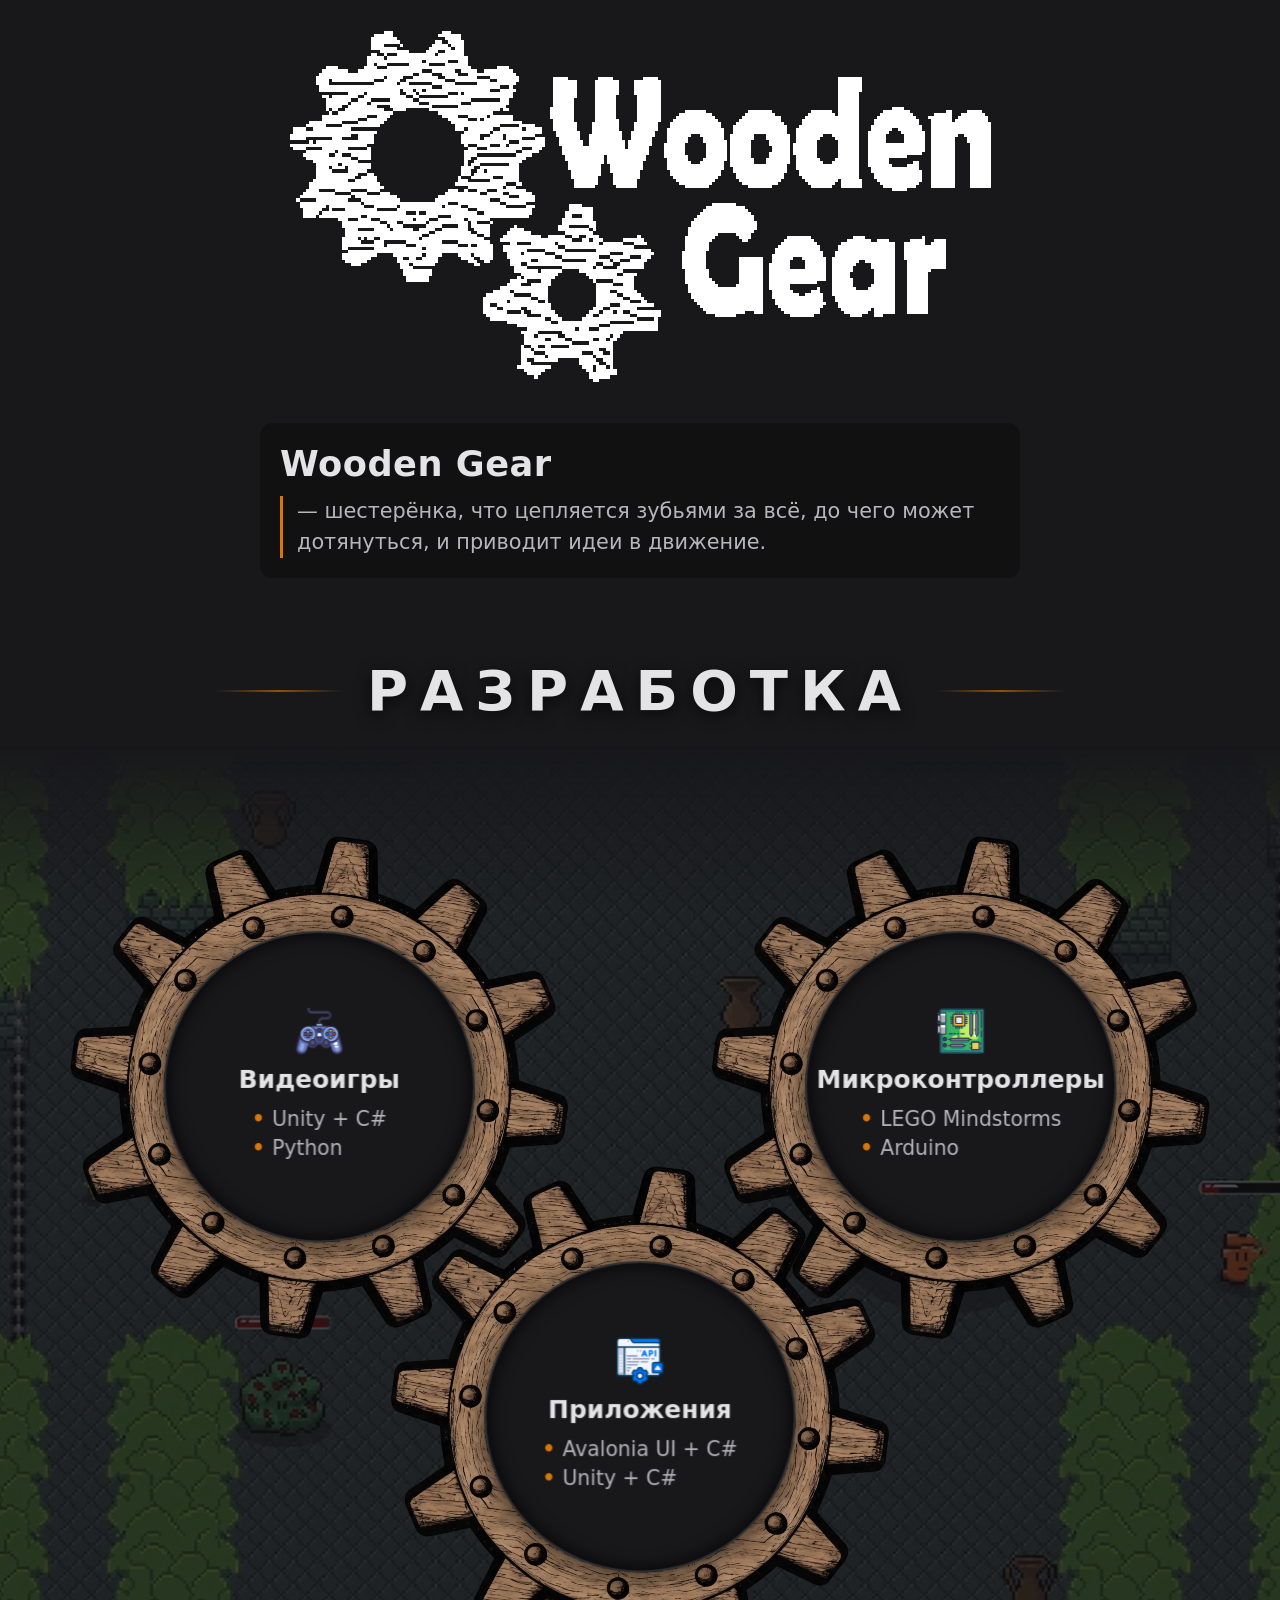
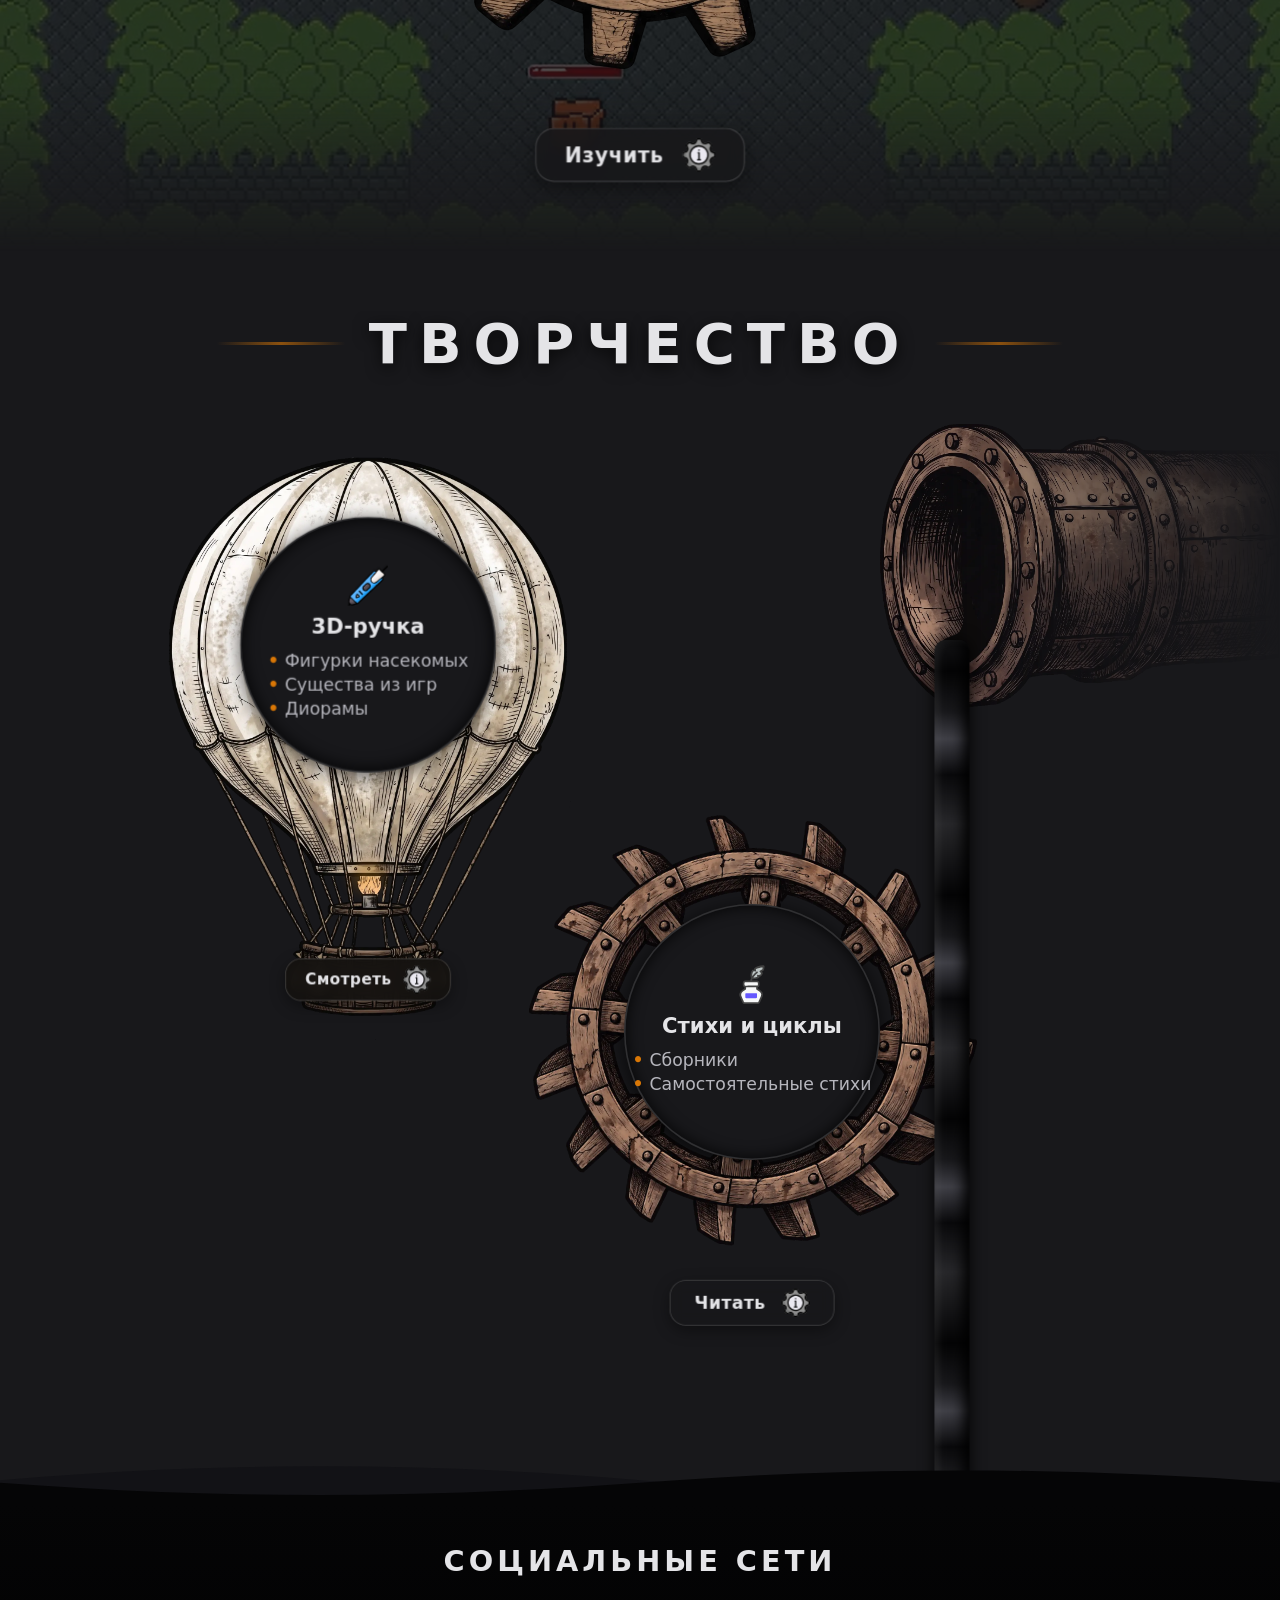
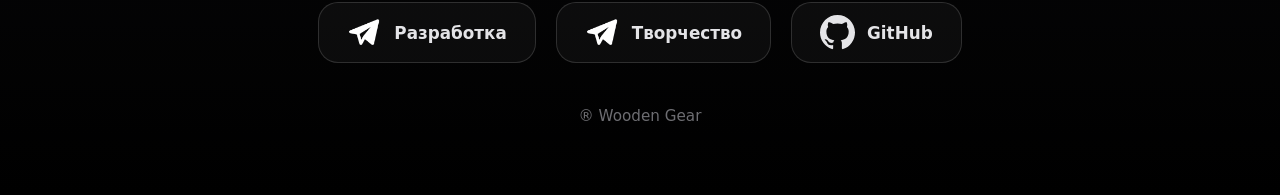
<file: index.html>
<!DOCTYPE html>
<html lang="ru">
<head>
    <meta charset="UTF-8">
    <meta name="viewport" content="width=device-width, initial-scale=1.0">
    <title>WoodenGear — Персональный сайт</title>
    <link rel="stylesheet" href="css/base.css">
    <link rel="stylesheet" href="css/home.css">

    <link rel="icon" type="image/png" sizes="32x32" href="assets/img/gear_2.png">
    <link rel="apple-touch-icon" href="assets/img/gear_2.png">
    <meta name="theme-color" content="#18181b">
</head>
<body>

    <header class="site-header">
        <div class="logo">
            <div class="logo__gears" aria-hidden="true">
                <img src="assets/img/gear_1.png" alt="" class="logo__gear logo__gear--big">
                <img src="assets/img/gear_2.png" alt="" class="logo__gear logo__gear--small">
            </div>
            <img src="assets/img/wg_logo_text.png" alt="Wooden Gear" class="logo__text">
        </div>
    </header>

    <main class="site-main">
        <section class="hero">
            <div class="hero__container container">
                <article class="profile-card">
                    <h1 class="profile-card__title">Wooden Gear</h1>
                    <p class="profile-card__tagline">
                        — шестерёнка, что цепляется зубьями за всё, до чего может дотянуться, и приводит идеи в движение.
                    </p>
                </article>
            </div>
        </section>

        <section class="dev">
            <div class="section-title-wrap">
                <h2 class="title">Разработка</h2>
            </div>

            <div class="dev__container">
                <div class="dev__bg" aria-hidden="true">
                    <video class="dev__video" autoplay loop muted playsinline poster="assets/img/ToD_poster_bg.jpg">
                        <source src="assets/video/Dev_bg.mp4" type="video/mp4">
                    </video>
                    <div class="dev__overlay"></div>
                </div>

                <div class="dev__viewport">
                    <div class="dev__canvas">
                        <ul class="content__gear-cluster" aria-hidden="true">
                            <li class="content__gear-item content__gear-item--upper">
                                <img src="assets/img/gear_3.webp" alt="" class="content__gear-mesh content__gear--left">
                                <div class="gear-card">
                                    <img src="assets/img/joystick.svg" alt="" class="gear-card__icon">
                                    <h3 class="gear-card__title">Видеоигры</h3>
                                    <div class="gear-card__list">
                                        <p class="gear-card__desc">Unity + C#</p>
                                        <p class="gear-card__desc">Python</p>
                                    </div>
                                </div>
                            </li>

                            <li class="content__gear-item content__gear-item--lower">
                                <img src="assets/img/gear_3.webp" alt="" class="content__gear-mesh content__gear--right">
                                <div class="gear-card">
                                    <img src="assets/img/api.svg" alt="" class="gear-card__icon">
                                    <h3 class="gear-card__title">Приложения</h3>
                                    <div class="gear-card__list">
                                        <p class="gear-card__desc">Avalonia UI + C#</p>
                                        <p class="gear-card__desc">Unity + C#</p>
                                    </div>
                                </div>
                            </li>

                            <li class="content__gear-item content__gear-item--upper">
                                <img src="assets/img/gear_3.webp" alt="" class="content__gear-mesh content__gear--left">
                                <div class="gear-card">
                                    <img src="assets/img/microcontroller.svg" alt="" class="gear-card__icon">
                                    <h3 class="gear-card__title">Микроконтроллеры</h3>
                                    <div class="gear-card__list">
                                        <p class="gear-card__desc">LEGO Mindstorms</p>
                                        <p class="gear-card__desc">Arduino</p>
                                    </div>
                                </div>
                            </li>
                        </ul>

                        <div class="dev__actions">
                            <a href="dev.html" class="action-btn dev__more-btn">
                                <span>Изучить</span>
                                <img src="assets/img/more.svg" alt="" class="action-btn__icon">
                            </a>
                        </div>
                    </div>
                </div>
            </div>
        </section>

        <section class="poetry">
            <div class="section-title-wrap">
                <h2 class="title">Творчество</h2>
            </div>

            <div class="poetry__stage">
                <div class="poetry__canvas">
                    <div class="poetry__balloon">
                        <img src="assets/img/ball.webp" alt="" class="poetry__balloon-img" aria-hidden="true">
                        <div class="poetry__burner-glow" aria-hidden="true"></div>

                        <div class="gear-card poetry__balloon-card">
                            <img src="assets/img/3d-pen.svg" alt="" class="gear-card__icon">
                            <h3 class="gear-card__title">3D-ручка</h3>
                            <div class="gear-card__list">
                                <p class="gear-card__desc">Фигурки насекомых</p>
                                <p class="gear-card__desc">Существа из игр</p>
                                <p class="gear-card__desc">Диорамы</p>
                            </div>
                        </div>

                        <div class="poetry__basket-actions">
                            <a href="3D_painting.html" class="action-btn poetry__balloon-btn">
                                <span>Смотреть</span>
                                <img src="assets/img/more.svg" alt="" class="action-btn__icon">
                            </a>
                        </div>
                    </div>

                    <div class="poetry__pipe-wrap" aria-hidden="true">
                        <img src="assets/img/pipe.webp" alt="" class="poetry__pipe">
                    </div>

                    <div class="poetry__oil-stream" aria-hidden="true"></div>

                    <div class="poetry__wheel-item">
                        <img src="assets/img/wheel.webp" alt="" class="poetry__wheel-mesh" aria-hidden="true">

                        <div class="gear-card poetry__card">
                            <img src="assets/img/quill.svg" alt="" class="gear-card__icon">
                            <h3 class="gear-card__title">Стихи и циклы</h3>
                            <div class="gear-card__list">
                                <p class="gear-card__desc">Сборники</p>
                                <p class="gear-card__desc">Самостоятельные стихи</p>
                            </div>
                        </div>
                    </div>

                    <div class="dev__actions poetry__actions">
                        <a href="poetry.html" class="action-btn poetry__more-btn">
                            <span>Читать</span>
                            <img src="assets/img/more.svg" alt="" class="action-btn__icon">
                        </a>
                    </div>
                </div>

                <div class="oil-ocean__waves" aria-hidden="true">
                    <svg class="oil-wave oil-wave--back" viewBox="0 0 2400 120" preserveAspectRatio="none">
                        <path d="M0,65 C200,25 400,25 600,65 C800,105 1000,105 1200,65 C1400,25 1600,25 1800,65 C2000,105 2200,105 2400,65 L2400,120 L0,120 Z"></path>
                    </svg>
                    <svg class="oil-wave oil-wave--front" viewBox="0 0 2400 120" preserveAspectRatio="none">
                        <path d="M0,70 C200,105 400,105 600,70 C800,35 1000,35 1200,70 C1400,105 1600,105 1800,70 C2000,35 2200,35 2400,70 L2400,120 L0,120 Z"></path>
                    </svg>
                </div>
            </div>
        </section>
    </main>

    <footer class="oil-ocean">
        <div class="oil-ocean__content container">
            <h2 class="oil-ocean__title">Социальные сети</h2>
            <div class="oil-ocean__links">
                <a href="https://t.me/WG_Programming" target="_blank" rel="noopener noreferrer" class="oil-ocean__link">
                    <img src="assets/img/telegram.png" alt="" class="action-btn__icon">
                    <span>Разработка</span>
                </a>
                <a href="https://t.me/wgpoetry" target="_blank" rel="noopener noreferrer" class="oil-ocean__link">
                    <img src="assets/img/telegram.png" alt="" class="action-btn__icon">
                    <span>Творчество</span>
                </a>
                <a href="https://github.com/WoodenGear-GameDev" target="_blank" rel="noopener noreferrer" class="oil-ocean__link">
                    <svg class="action-btn__icon" viewBox="0 0 24 24" fill="currentColor" aria-hidden="true">
                        <path d="M12 0C5.37 0 0 5.37 0 12c0 5.31 3.435 9.795 8.205 11.385.6.105.825-.255.825-.57 0-.285-.015-1.23-.015-2.235-3.015.555-3.795-.735-4.035-1.41-.135-.345-.72-1.41-1.23-1.695-.42-.225-1.02-.78-.015-.795.945-.015 1.62.87 1.845 1.23 1.08 1.815 2.805 1.305 3.495.99.105-.78.42-1.305.765-1.605-2.67-.3-5.46-1.335-5.46-5.925 0-1.305.465-2.385 1.23-3.225-.12-.3-.54-1.53.12-3.18 0 0 1.005-.315 3.3 1.23.96-.27 1.98-.405 3-.405s2.04.135 3 .405c2.295-1.56 3.3-1.23 3.3-1.23.66 1.65.24 2.88.12 3.18.765.84 1.23 1.905 1.23 3.225 0 4.605-2.805 5.625-5.475 5.925.435.375.81 1.095.81 2.22 0 1.605-.015 2.895-.015 3.3 0 .315.225.69.825.57A12.02 12.02 0 0024 12c0-6.63-5.37-12-12-12z"/>
                    </svg>
                    <span>GitHub</span>
                </a>
            </div>
            <p class="oil-ocean__copy">® Wooden Gear</p>
        </div>
    </footer>

    <script src="js/core.js"></script>
</body>
</html>
</file>
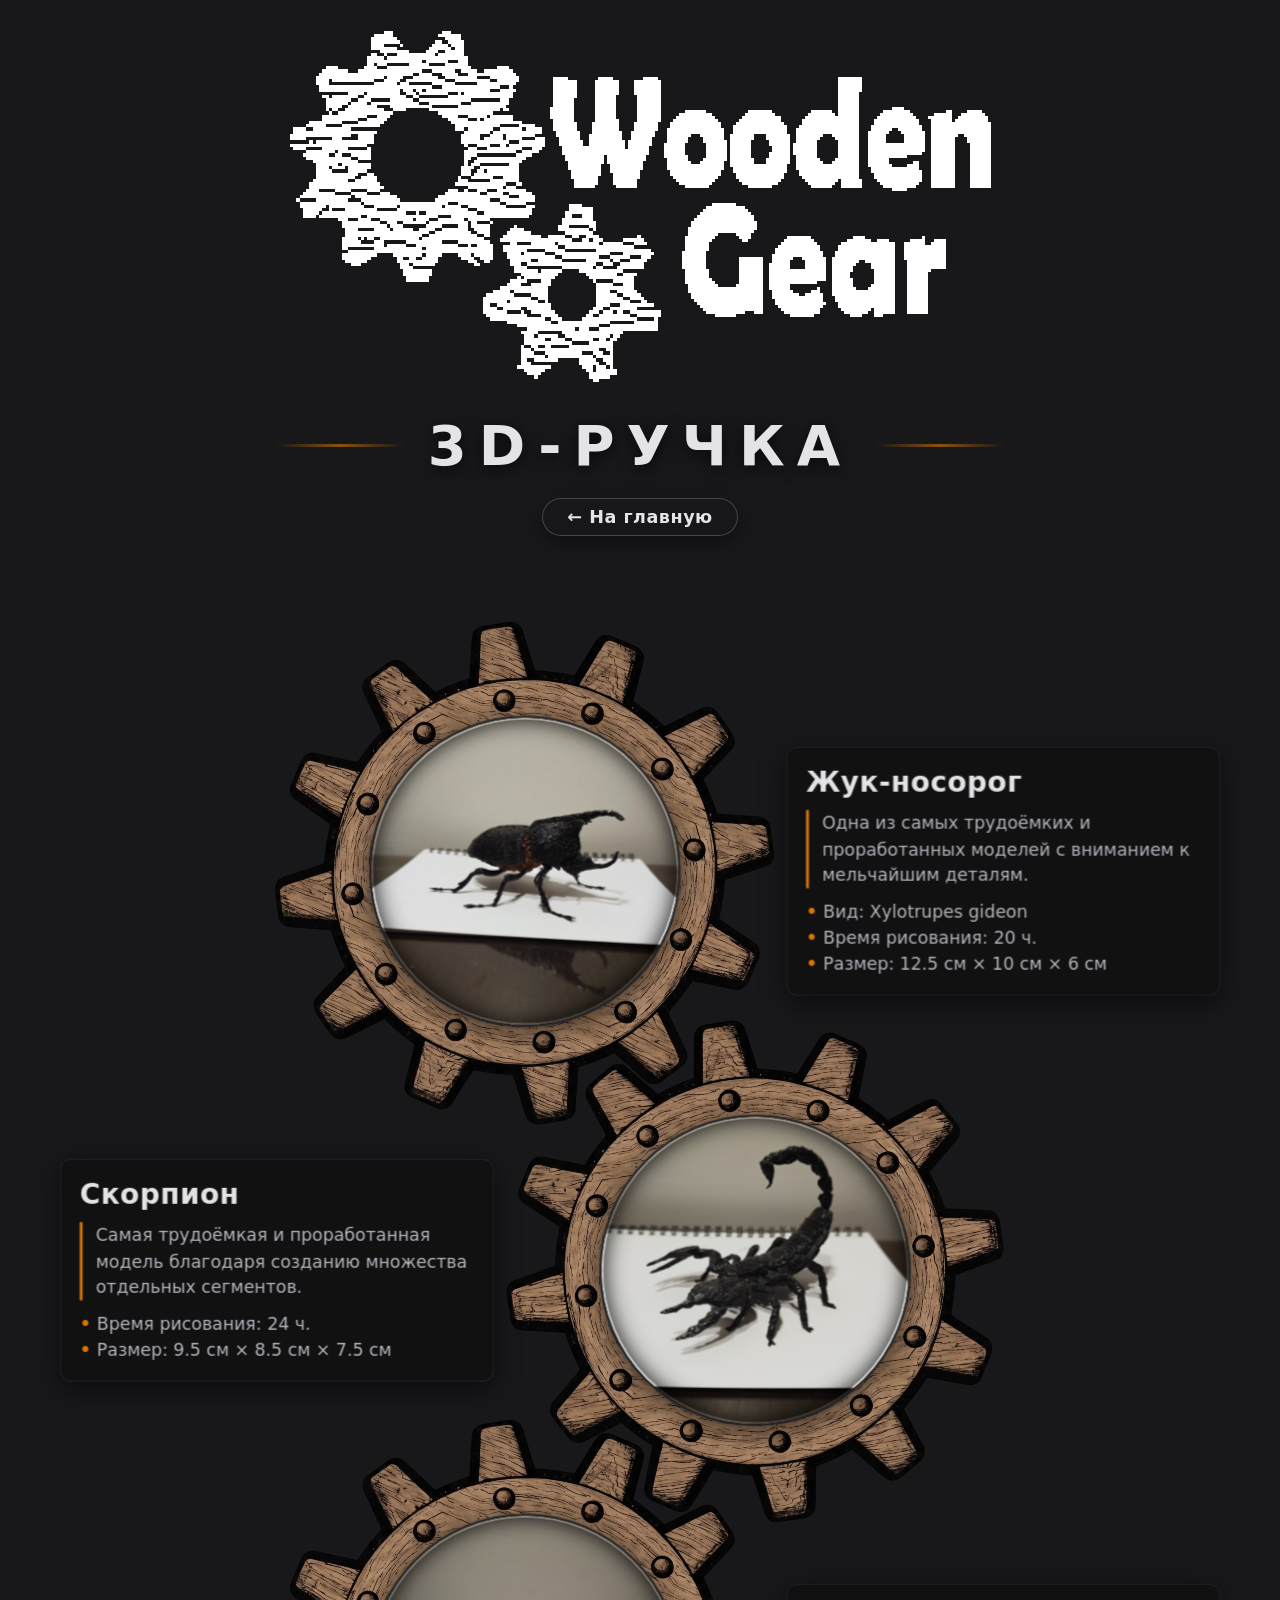
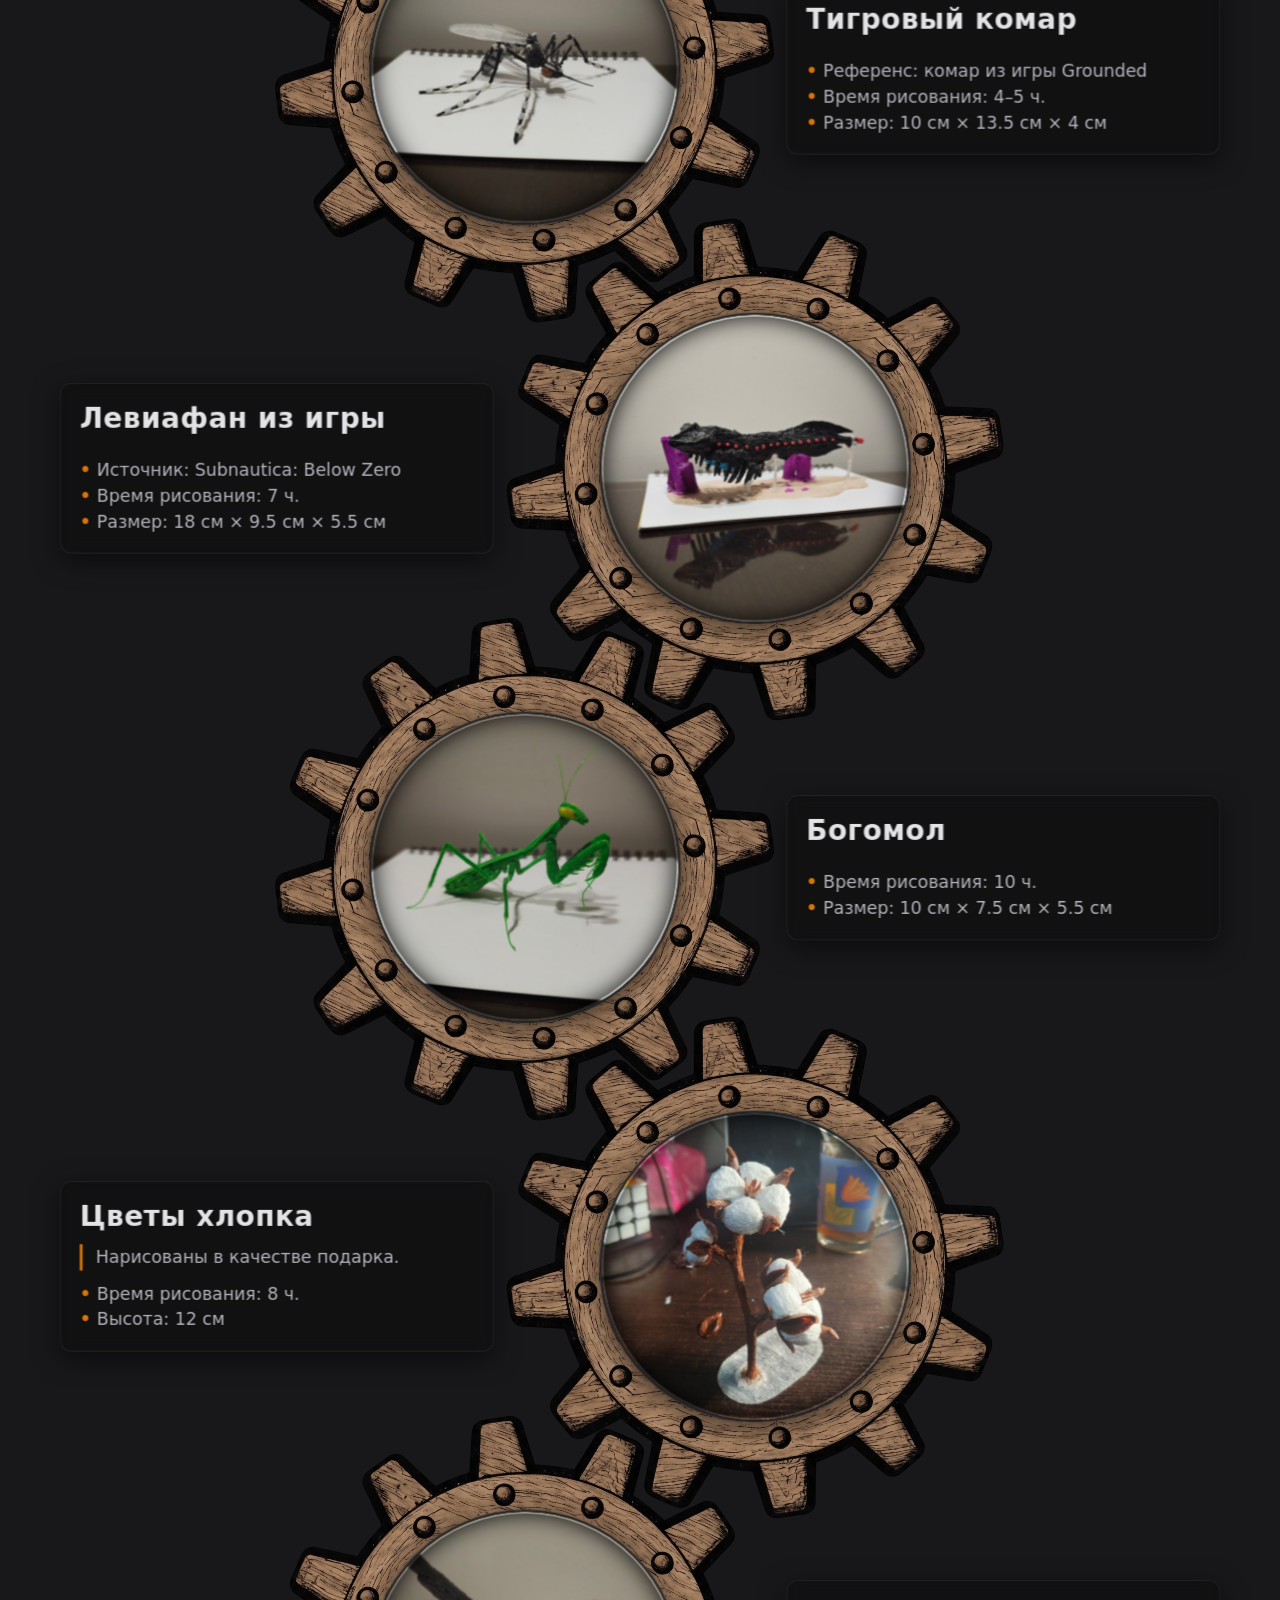
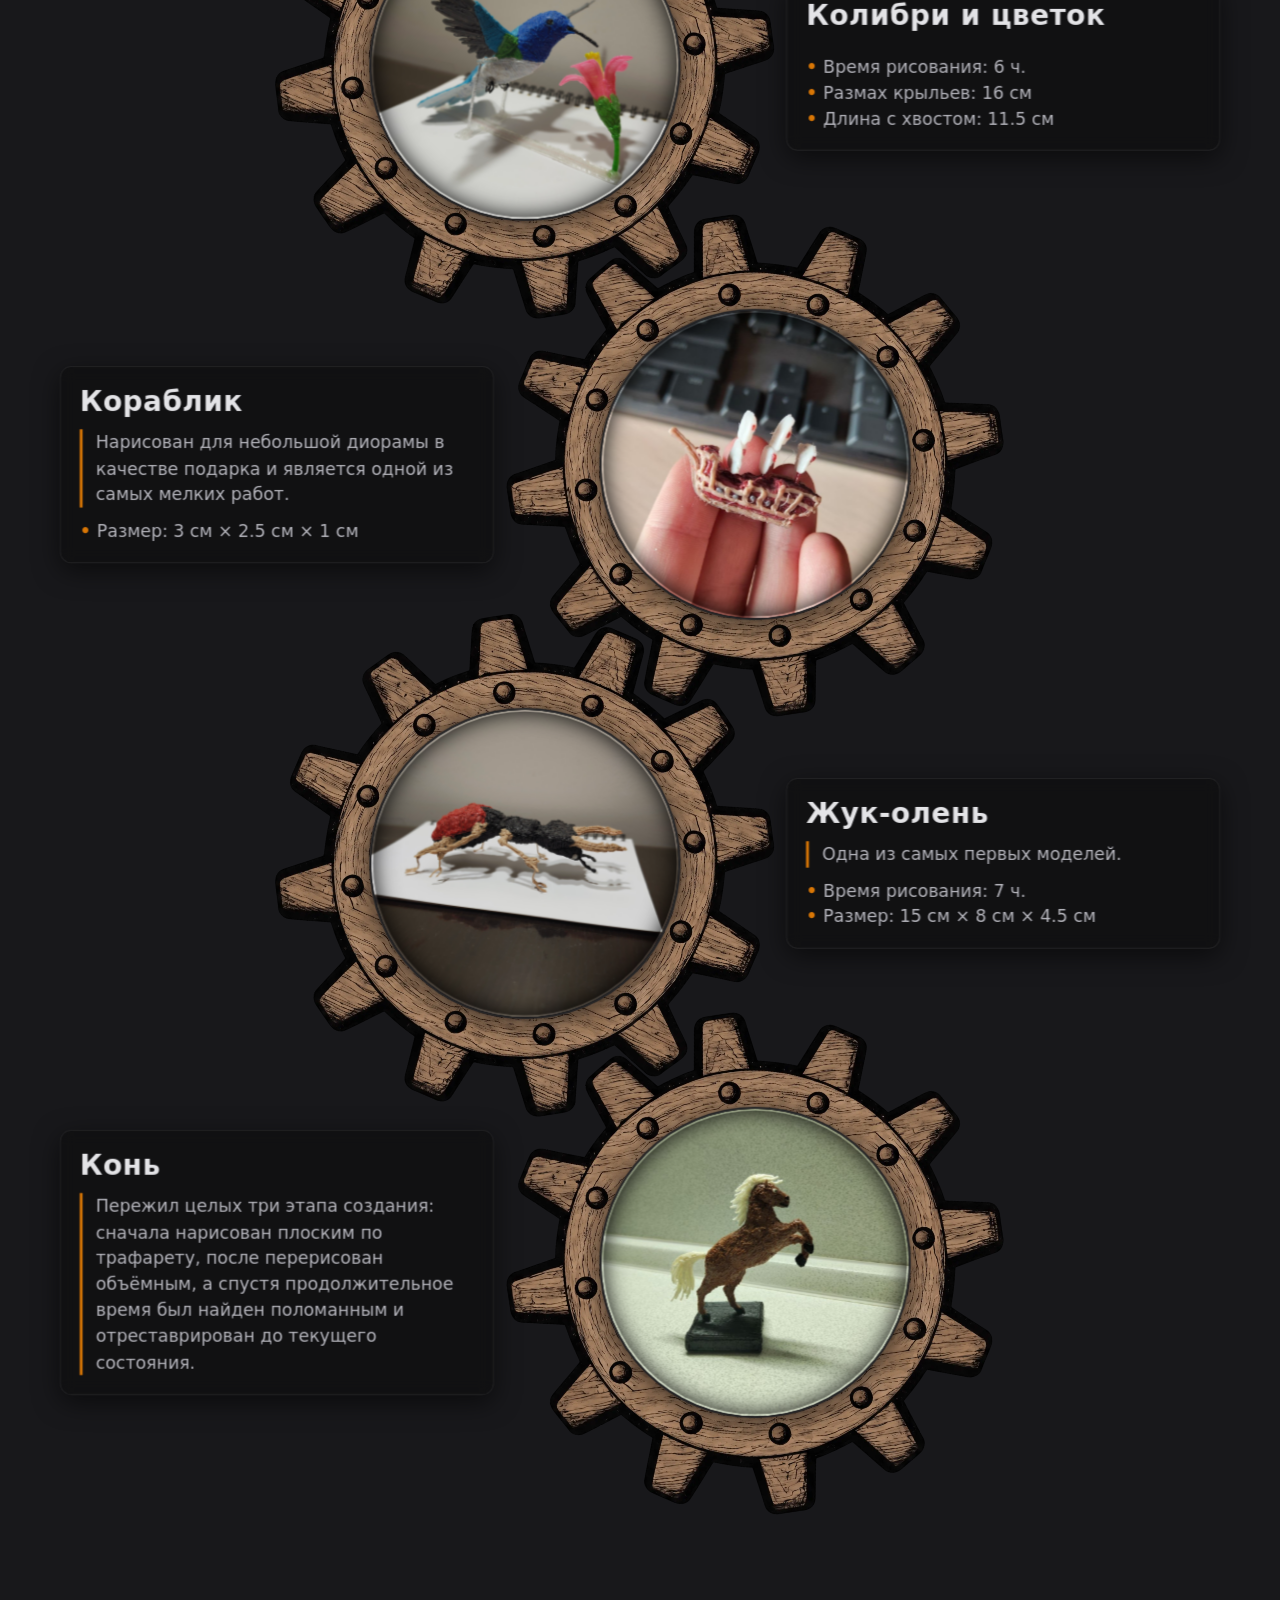
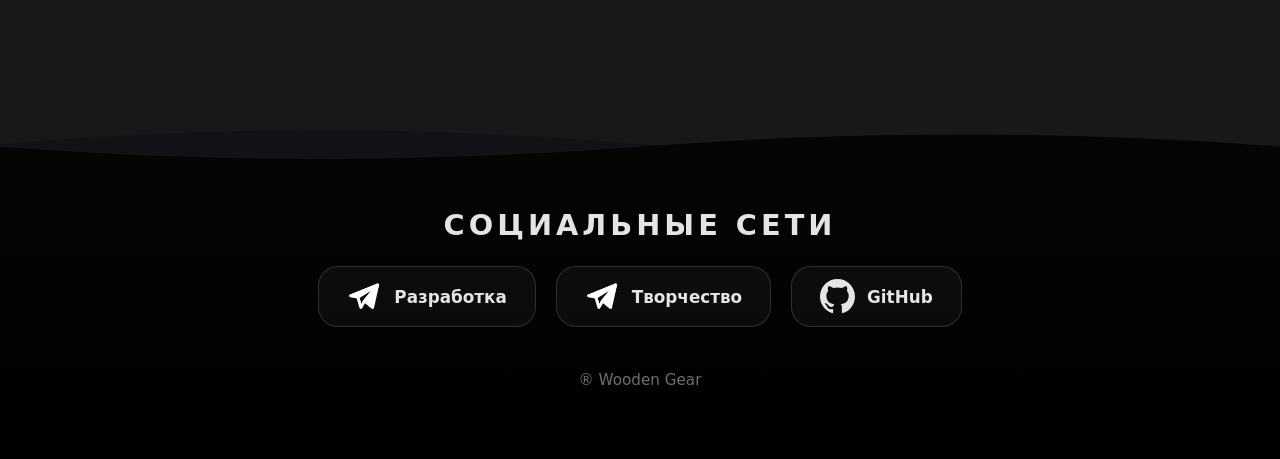
<file: 3D_painting.html>
<!DOCTYPE html>
<html lang="ru">
<head>
    <meta charset="UTF-8">
    <meta name="viewport" content="width=device-width, initial-scale=1.0">
    <title>WoodenGear — 3D-ручка</title>
    <link rel="stylesheet" href="css/base.css">
    <link rel="stylesheet" href="css/chain.css">

    <link rel="icon" type="image/png" sizes="32x32" href="assets/img/gear_2.png">
    <link rel="apple-touch-icon" href="assets/img/gear_2.png">
    <meta name="theme-color" content="#18181b">
</head>
<body>

    <header class="site-header">
        <a href="index.html" class="logo" title="Вернуться на главную">
            <div class="logo__gears" aria-hidden="true">
                <img src="assets/img/gear_1.png" alt="" class="logo__gear logo__gear--big">
                <img src="assets/img/gear_2.png" alt="" class="logo__gear logo__gear--small">
            </div>
            <img src="assets/img/wg_logo_text.png" alt="Wooden Gear" class="logo__text">
        </a>
    </header>

    <main class="site-main">
        <section class="projects-page">
            <div class="section-title-wrap">
                <h1 class="title">3D-ручка</h1>
                <div class="projects-page__nav">
                    <a href="index.html" class="action-btn projects-page__back-btn">
                        <span>← На главную</span>
                    </a>
                </div>
            </div>

            <div class="chain-viewport">
                <div class="chain-canvas">
                    <ul class="gear-chain">

                        <li class="gear-chain__item gear-chain__item--left">
                            <div class="gear-chain__gear">
                                <img src="assets/img/gear_3.webp" alt="" class="content__gear-mesh content__gear--left" aria-hidden="true">
                                <div class="gear-card gear-card--media">
                                    <img src="assets/img/pen_1.jpg" alt="Фигурка жука-носорога из 3D-ручки" class="gear-media-fill" onerror="this.style.display='none'">
                                </div>
                            </div>
                            <article class="profile-card gear-chain__info">
                                <div class="gear-chain__header">
                                    <h2 class="profile-card__title">Жук-носорог</h2>
                                </div>
                                <p class="profile-card__tagline">
                                    Одна из самых трудоёмких и проработанных моделей с вниманием к мельчайшим деталям.
                                </p>
                                <div class="gear-card__list">
                                    <p class="gear-card__desc gear-card__desc--sm">Вид: Xylotrupes gideon</p>
                                    <p class="gear-card__desc gear-card__desc--sm">Время рисования: 20 ч.</p>
                                    <p class="gear-card__desc gear-card__desc--sm">Размер: 12.5 см × 10 см × 6 см</p>
                                </div>
                            </article>
                        </li>

                        <li class="gear-chain__item gear-chain__item--right">
                            <div class="gear-chain__gear">
                                <img src="assets/img/gear_3.webp" alt="" class="content__gear-mesh content__gear--right" aria-hidden="true">
                                <div class="gear-card gear-card--media">
                                    <img src="assets/img/pen_2.jpg" alt="Фигурка скорпиона из 3D-ручки" class="gear-media-fill" onerror="this.style.display='none'">
                                </div>
                            </div>
                            <article class="profile-card gear-chain__info">
                                <div class="gear-chain__header">
                                    <h2 class="profile-card__title">Скорпион</h2>
                                </div>
                                <p class="profile-card__tagline">
                                    Самая трудоёмкая и проработанная модель благодаря созданию множества отдельных сегментов.
                                </p>
                                <div class="gear-card__list">
                                    <p class="gear-card__desc gear-card__desc--sm">Время рисования: 24 ч.</p>
                                    <p class="gear-card__desc gear-card__desc--sm">Размер: 9.5 см × 8.5 см × 7.5 см</p>
                                </div>
                            </article>
                        </li>

                        <li class="gear-chain__item gear-chain__item--left">
                            <div class="gear-chain__gear">
                                <img src="assets/img/gear_3.webp" alt="" class="content__gear-mesh content__gear--left" aria-hidden="true">
                                <div class="gear-card gear-card--media">
                                    <img src="assets/img/pen_3.jpg" alt="Фигурка тигрового комара из игры Grounded" class="gear-media-fill" onerror="this.style.display='none'">
                                </div>
                            </div>
                            <article class="profile-card gear-chain__info">
                                <div class="gear-chain__header">
                                    <h2 class="profile-card__title">Тигровый комар</h2>
                                </div>
                                <div class="gear-card__list">
                                    <p class="gear-card__desc gear-card__desc--sm">Референс: комар из игры Grounded</p>
                                    <p class="gear-card__desc gear-card__desc--sm">Время рисования: 4–5 ч.</p>
                                    <p class="gear-card__desc gear-card__desc--sm">Размер: 10 см × 13.5 см × 4 см</p>
                                </div>
                            </article>
                        </li>

                        <li class="gear-chain__item gear-chain__item--right">
                            <div class="gear-chain__gear">
                                <img src="assets/img/gear_3.webp" alt="" class="content__gear-mesh content__gear--right" aria-hidden="true">
                                <div class="gear-card gear-card--media">
                                    <img src="assets/img/pen_4.jpg" alt="Фигурка левиафана из Subnautica: Below Zero" class="gear-media-fill" onerror="this.style.display='none'">
                                </div>
                            </div>
                            <article class="profile-card gear-chain__info">
                                <div class="gear-chain__header">
                                    <h2 class="profile-card__title">Левиафан из игры</h2>
                                </div>
                                <div class="gear-card__list">
                                    <p class="gear-card__desc gear-card__desc--sm">Источник: Subnautica: Below Zero</p>
                                    <p class="gear-card__desc gear-card__desc--sm">Время рисования: 7 ч.</p>
                                    <p class="gear-card__desc gear-card__desc--sm">Размер: 18 см × 9.5 см × 5.5 см</p>
                                </div>
                            </article>
                        </li>

                        <li class="gear-chain__item gear-chain__item--left">
                            <div class="gear-chain__gear">
                                <img src="assets/img/gear_3.webp" alt="" class="content__gear-mesh content__gear--left" aria-hidden="true">
                                <div class="gear-card gear-card--media">
                                    <img src="assets/img/pen_5.jpg" alt="Фигурка богомола из 3D-ручки" class="gear-media-fill" onerror="this.style.display='none'">
                                </div>
                            </div>
                            <article class="profile-card gear-chain__info">
                                <div class="gear-chain__header">
                                    <h2 class="profile-card__title">Богомол</h2>
                                </div>
                                <div class="gear-card__list">
                                    <p class="gear-card__desc gear-card__desc--sm">Время рисования: 10 ч.</p>
                                    <p class="gear-card__desc gear-card__desc--sm">Размер: 10 см × 7.5 см × 5.5 см</p>
                                </div>
                            </article>
                        </li>

                        <li class="gear-chain__item gear-chain__item--right">
                            <div class="gear-chain__gear">
                                <img src="assets/img/gear_3.webp" alt="" class="content__gear-mesh content__gear--right" aria-hidden="true">
                                <div class="gear-card gear-card--media">
                                    <img src="assets/img/pen_6.jpg" alt="Цветы хлопка из 3D-ручки" class="gear-media-fill" onerror="this.style.display='none'">
                                </div>
                            </div>
                            <article class="profile-card gear-chain__info">
                                <div class="gear-chain__header">
                                    <h2 class="profile-card__title">Цветы хлопка</h2>
                                </div>
                                <p class="profile-card__tagline">
                                    Нарисованы в качестве подарка.
                                </p>
                                <div class="gear-card__list">
                                    <p class="gear-card__desc gear-card__desc--sm">Время рисования: 8 ч.</p>
                                    <p class="gear-card__desc gear-card__desc--sm">Высота: 12 см</p>
                                </div>
                            </article>
                        </li>

                        <li class="gear-chain__item gear-chain__item--left">
                            <div class="gear-chain__gear">
                                <img src="assets/img/gear_3.webp" alt="" class="content__gear-mesh content__gear--left" aria-hidden="true">
                                <div class="gear-card gear-card--media">
                                    <img src="assets/img/pen_7.jpg" alt="Колибри и цветок из 3D-ручки" class="gear-media-fill" onerror="this.style.display='none'">
                                </div>
                            </div>
                            <article class="profile-card gear-chain__info">
                                <div class="gear-chain__header">
                                    <h2 class="profile-card__title">Колибри и цветок</h2>
                                </div>
                                <div class="gear-card__list">
                                    <p class="gear-card__desc gear-card__desc--sm">Время рисования: 6 ч.</p>
                                    <p class="gear-card__desc gear-card__desc--sm">Размах крыльев: 16 см</p>
                                    <p class="gear-card__desc gear-card__desc--sm">Длина с хвостом: 11.5 см</p>
                                </div>
                            </article>
                        </li>

                        <li class="gear-chain__item gear-chain__item--right">
                            <div class="gear-chain__gear">
                                <img src="assets/img/gear_3.webp" alt="" class="content__gear-mesh content__gear--right" aria-hidden="true">
                                <div class="gear-card gear-card--media">
                                    <img src="assets/img/pen_8.jpg" alt="Миниатюрный кораблик для диорамы" class="gear-media-fill" onerror="this.style.display='none'">
                                </div>
                            </div>
                            <article class="profile-card gear-chain__info">
                                <div class="gear-chain__header">
                                    <h2 class="profile-card__title">Кораблик</h2>
                                </div>
                                <p class="profile-card__tagline">
                                    Нарисован для небольшой диорамы в качестве подарка и является одной из самых мелких работ.
                                </p>
                                <div class="gear-card__list">
                                    <p class="gear-card__desc gear-card__desc--sm">Размер: 3 см × 2.5 см × 1 см</p>
                                </div>
                            </article>
                        </li>

                        <li class="gear-chain__item gear-chain__item--left">
                            <div class="gear-chain__gear">
                                <img src="assets/img/gear_3.webp" alt="" class="content__gear-mesh content__gear--left" aria-hidden="true">
                                <div class="gear-card gear-card--media">
                                    <img src="assets/img/pen_9.jpg" alt="Фигурка жука-оленя из 3D-ручки" class="gear-media-fill" onerror="this.style.display='none'">
                                </div>
                            </div>
                            <article class="profile-card gear-chain__info">
                                <div class="gear-chain__header">
                                    <h2 class="profile-card__title">Жук-олень</h2>
                                </div>
                                <p class="profile-card__tagline">
                                    Одна из самых первых моделей.
                                </p>
                                <div class="gear-card__list">
                                    <p class="gear-card__desc gear-card__desc--sm">Время рисования: 7 ч.</p>
                                    <p class="gear-card__desc gear-card__desc--sm">Размер: 15 см × 8 см × 4.5 см</p>
                                </div>
                            </article>
                        </li>

                        <li class="gear-chain__item gear-chain__item--right">
                            <div class="gear-chain__gear">
                                <img src="assets/img/gear_3.webp" alt="" class="content__gear-mesh content__gear--right" aria-hidden="true">
                                <div class="gear-card gear-card--media">
                                    <img src="assets/img/pen_10.jpg" alt="Фигурка коня из 3D-ручки" class="gear-media-fill" onerror="this.style.display='none'">
                                </div>
                            </div>
                            <article class="profile-card gear-chain__info">
                                <div class="gear-chain__header">
                                    <h2 class="profile-card__title">Конь</h2>
                                </div>
                                <p class="profile-card__tagline">
                                    Пережил целых три этапа создания: сначала нарисован плоским по трафарету, после перерисован объёмным, а спустя продолжительное время был найден поломанным и отреставрирован до текущего состояния.
                                </p>
                            </article>
                        </li>

                    </ul>
                </div>

                <div class="oil-ocean__waves" aria-hidden="true">
                    <svg class="oil-wave oil-wave--back" viewBox="0 0 2400 120" preserveAspectRatio="none">
                        <path d="M0,65 C200,25 400,25 600,65 C800,105 1000,105 1200,65 C1400,25 1600,25 1800,65 C2000,105 2200,105 2400,65 L2400,120 L0,120 Z"></path>
                    </svg>
                    <svg class="oil-wave oil-wave--front" viewBox="0 0 2400 120" preserveAspectRatio="none">
                        <path d="M0,70 C200,105 400,105 600,70 C800,35 1000,35 1200,70 C1400,105 1600,105 1800,70 C2000,35 2200,35 2400,70 L2400,120 L0,120 Z"></path>
                    </svg>
                </div>
            </div>
        </section>
    </main>

    <footer class="oil-ocean">
        <div class="oil-ocean__content container">
            <h2 class="oil-ocean__title">Социальные сети</h2>
            <div class="oil-ocean__links">
                <a href="https://t.me/WG_Programming" target="_blank" rel="noopener noreferrer" class="oil-ocean__link">
                    <img src="assets/img/telegram.png" alt="" class="action-btn__icon">
                    <span>Разработка</span>
                </a>
                <a href="https://t.me/wgpoetry" target="_blank" rel="noopener noreferrer" class="oil-ocean__link">
                    <img src="assets/img/telegram.png" alt="" class="action-btn__icon">
                    <span>Творчество</span>
                </a>
                <a href="https://github.com/WoodenGear-GameDev" target="_blank" rel="noopener noreferrer" class="oil-ocean__link">
                    <svg class="action-btn__icon" viewBox="0 0 24 24" fill="currentColor" aria-hidden="true">
                        <path d="M12 0C5.37 0 0 5.37 0 12c0 5.31 3.435 9.795 8.205 11.385.6.105.825-.255.825-.57 0-.285-.015-1.23-.015-2.235-3.015.555-3.795-.735-4.035-1.41-.135-.345-.72-1.41-1.23-1.695-.42-.225-1.02-.78-.015-.795.945-.015 1.62.87 1.845 1.23 1.08 1.815 2.805 1.305 3.495.99.105-.78.42-1.305.765-1.605-2.67-.3-5.46-1.335-5.46-5.925 0-1.305.465-2.385 1.23-3.225-.12-.3-.54-1.53.12-3.18 0 0 1.005-.315 3.3 1.23.96-.27 1.98-.405 3-.405s2.04.135 3 .405c2.295-1.56 3.3-1.23 3.3-1.23.66 1.65.24 2.88.12 3.18.765.84 1.23 1.905 1.23 3.225 0 4.605-2.805 5.625-5.475 5.925.435.375.81 1.095.81 2.22 0 1.605-.015 2.895-.015 3.3 0 .315.225.69.825.57A12.02 12.02 0 0024 12c0-6.63-5.37-12-12-12z"/>
                    </svg>
                    <span>GitHub</span>
                </a>
            </div>
            <p class="oil-ocean__copy">® Wooden Gear</p>
        </div>
    </footer>

    <script src="js/core.js"></script>
</body>
</html>
</file>
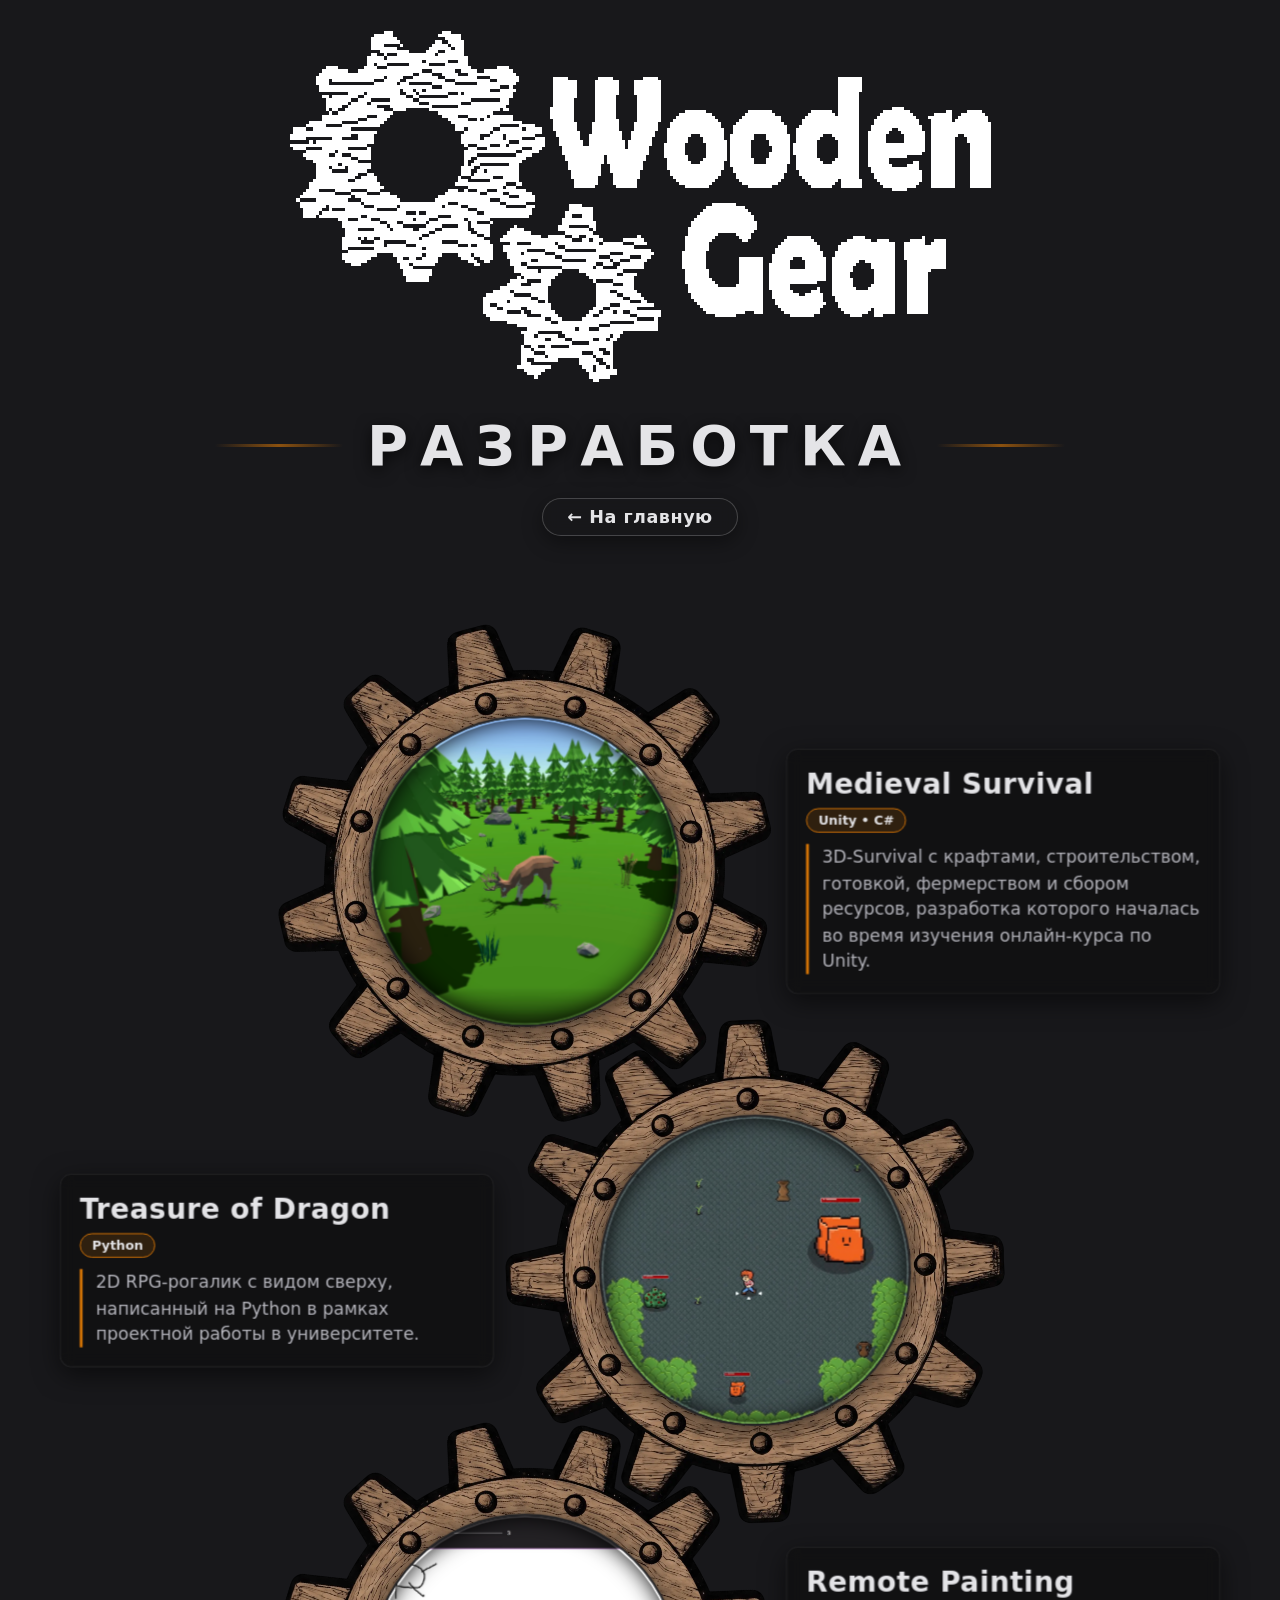
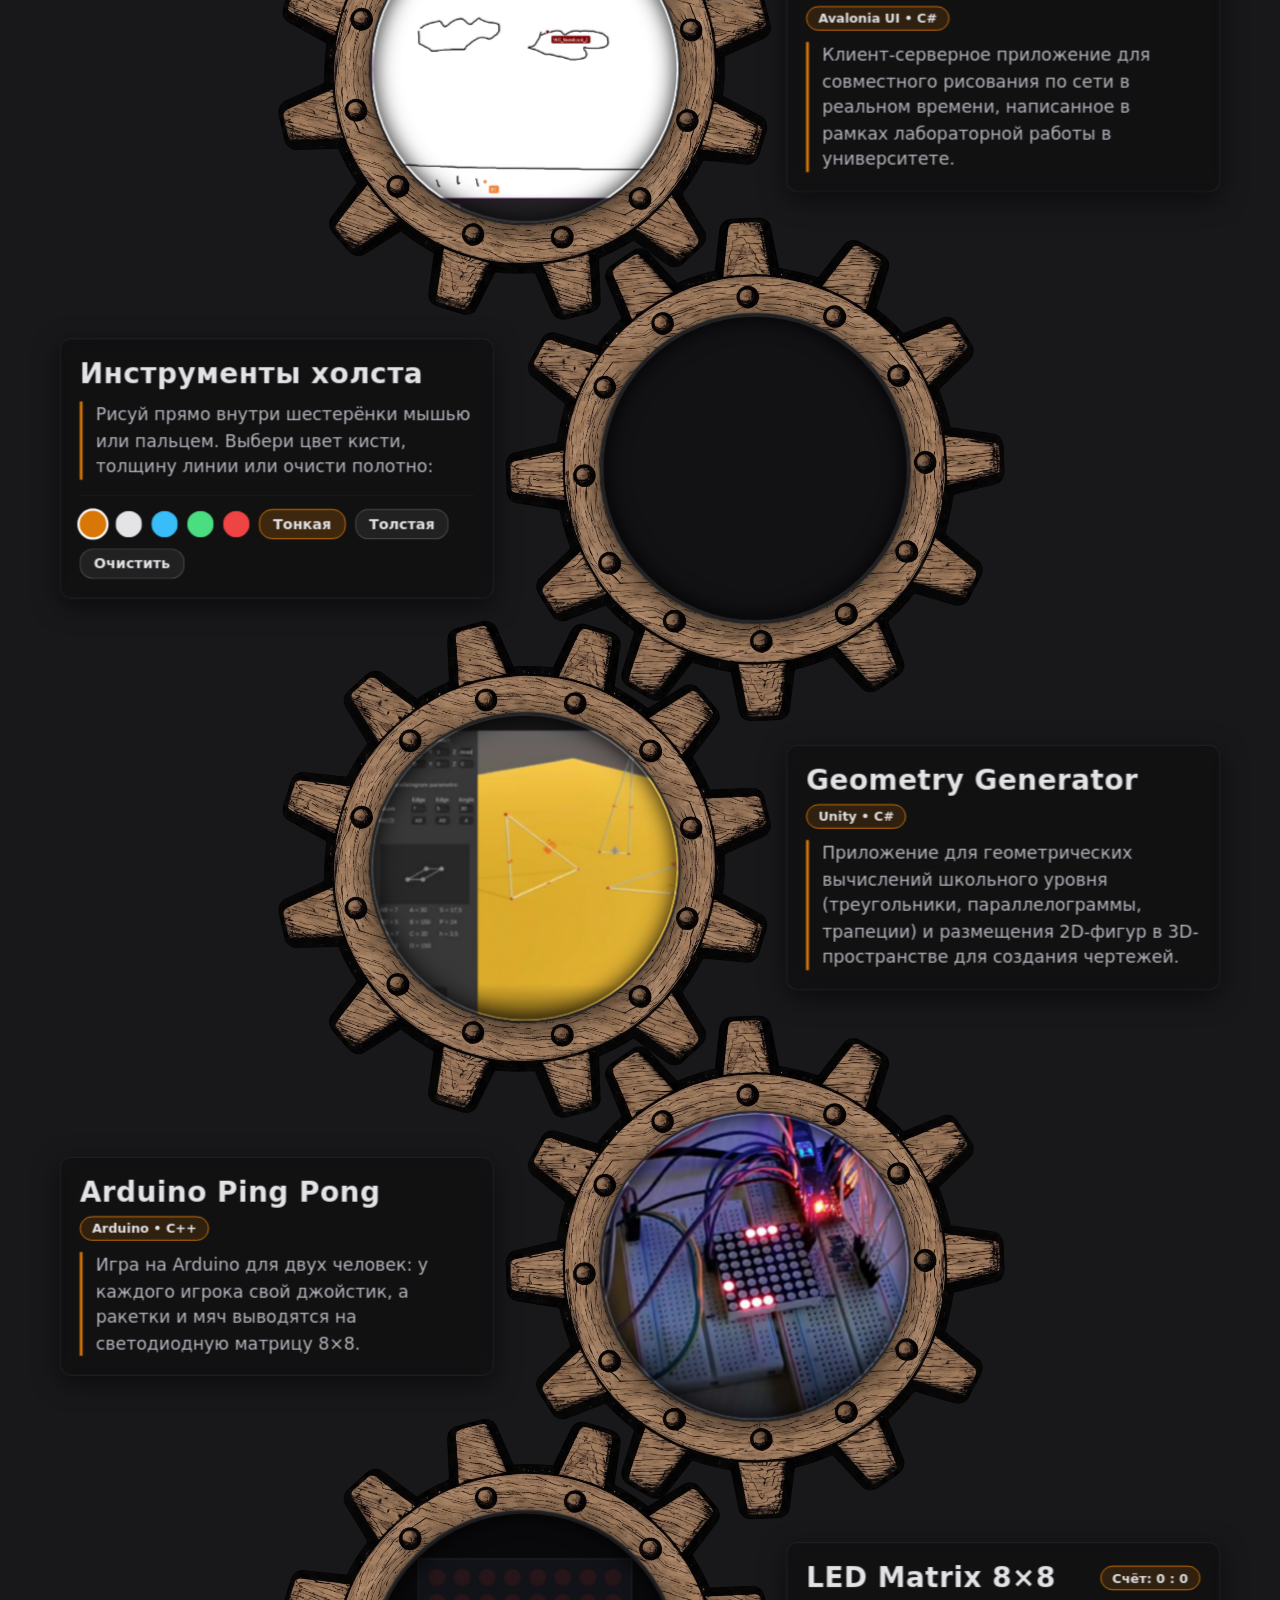
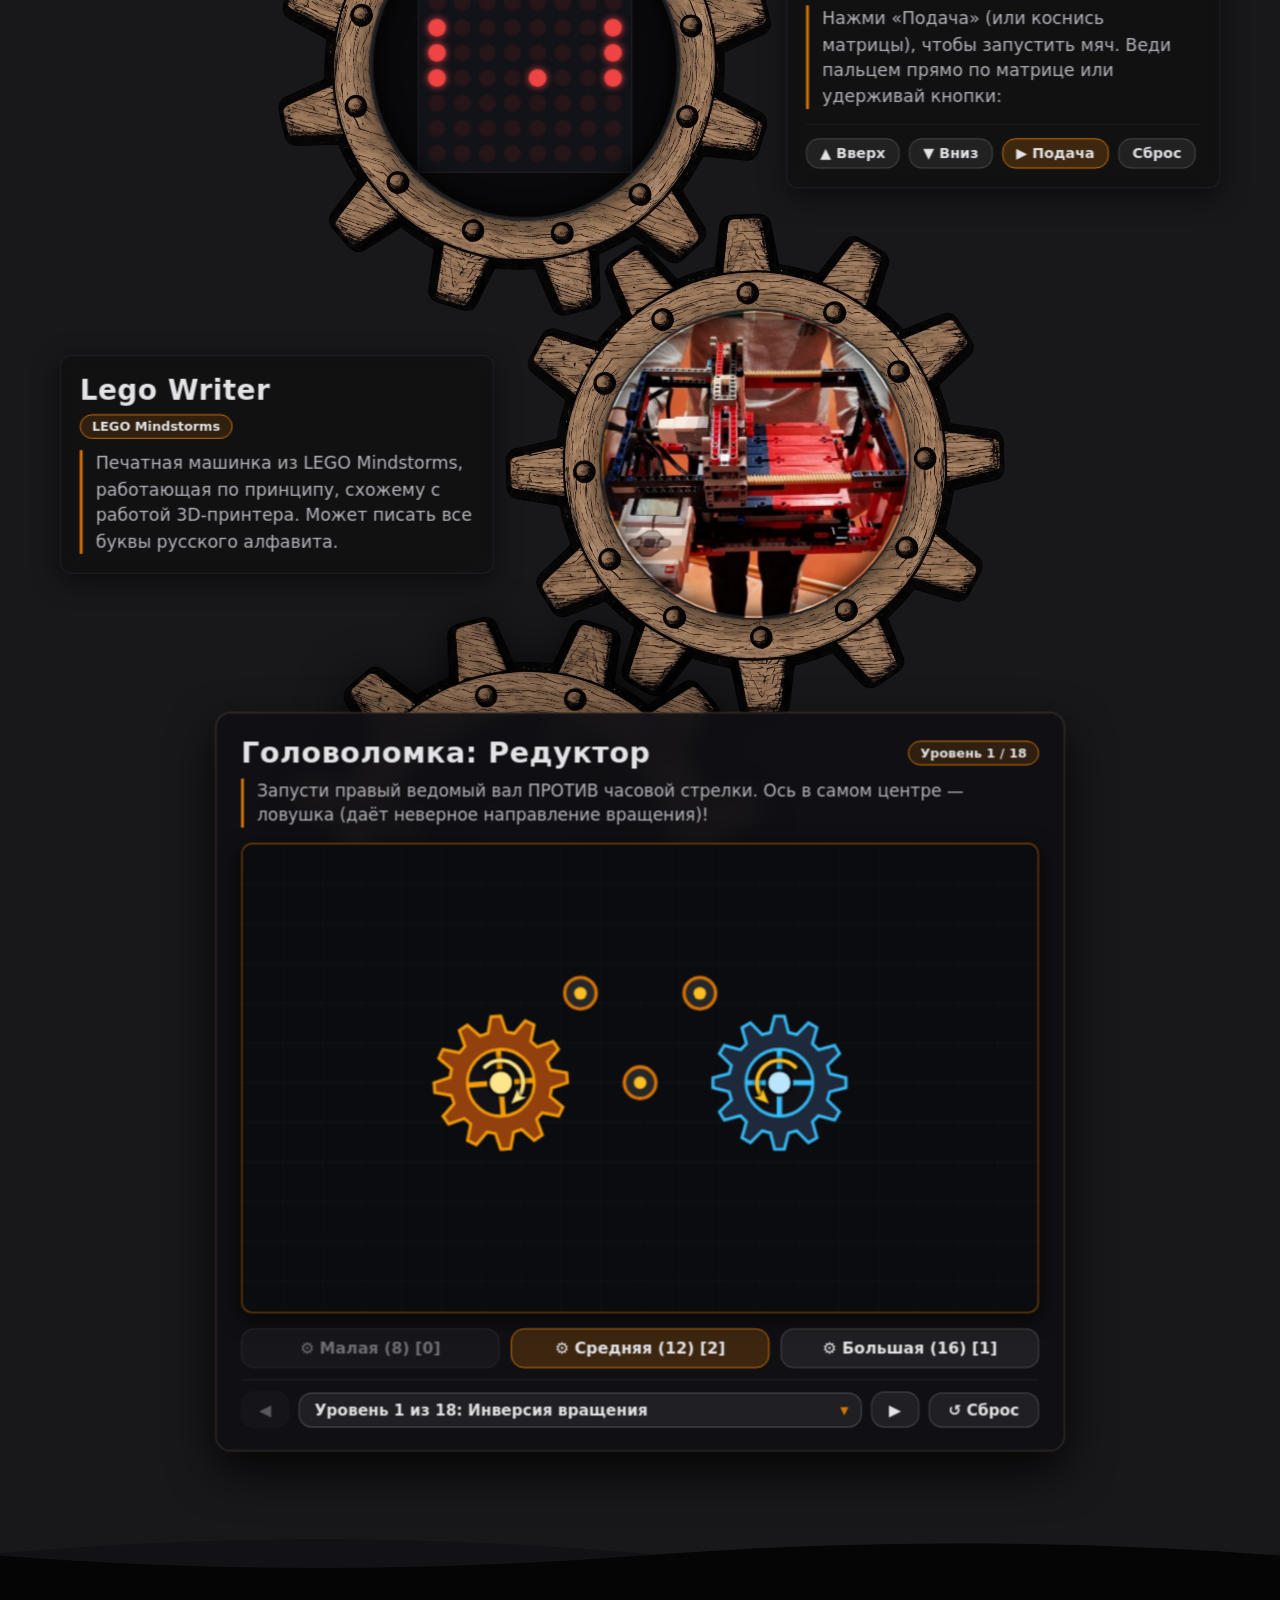
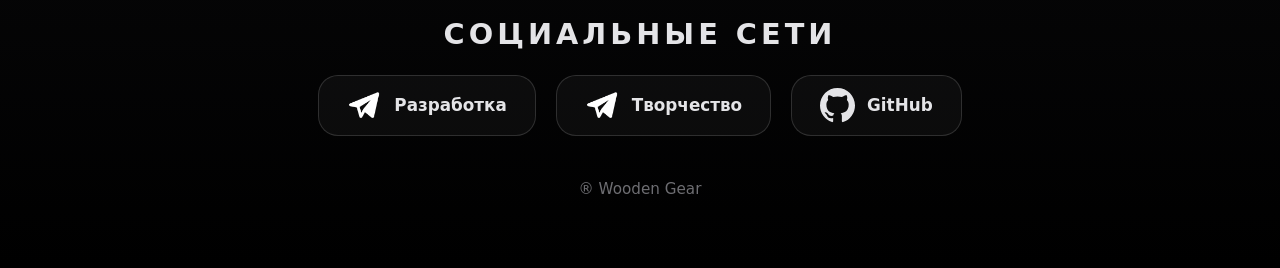
<file: dev.html>
<!DOCTYPE html>
<html lang="ru">
<head>
    <meta charset="UTF-8">
    <meta name="viewport" content="width=device-width, initial-scale=1.0">
    <title>WoodenGear — Разработка и проекты</title>
    <link rel="stylesheet" href="css/base.css">
    <link rel="stylesheet" href="css/chain.css">
    <link rel="stylesheet" href="css/dev.css">

    <link rel="icon" type="image/png" sizes="32x32" href="assets/img/gear_2.png">
    <link rel="apple-touch-icon" href="assets/img/gear_2.png">
    <meta name="theme-color" content="#18181b">
</head>
<body>

    <header class="site-header">
        <a href="index.html" class="logo" title="Вернуться на главную">
            <div class="logo__gears" aria-hidden="true">
                <img src="assets/img/gear_1.png" alt="" class="logo__gear logo__gear--big">
                <img src="assets/img/gear_2.png" alt="" class="logo__gear logo__gear--small">
            </div>
            <img src="assets/img/wg_logo_text.png" alt="Wooden Gear" class="logo__text">
        </a>
    </header>

    <main class="site-main">
        <section class="projects-page">
            <div class="section-title-wrap">
                <h1 class="title">Разработка</h1>
                <div class="projects-page__nav">
                    <a href="index.html" class="action-btn projects-page__back-btn">
                        <span>← На главную</span>
                    </a>
                </div>
            </div>

            <div class="chain-viewport">
                <div class="chain-canvas">
                    <ul class="gear-chain">

                        <li class="gear-chain__item gear-chain__item--left">
                            <div class="gear-chain__gear">
                                <img src="assets/img/gear_3.webp" alt="" class="content__gear-mesh content__gear--left" aria-hidden="true">
                                <div class="gear-card gear-card--media">
                                    <video class="gear-media-fill" autoplay loop muted playsinline poster="assets/img/MS_gameplay_prev.jpg">
                                        <source src="assets/video/MS_gameplay.mp4" type="video/mp4">
                                    </video>
                                </div>
                            </div>
                            <article class="profile-card gear-chain__info">
                                <div class="gear-chain__header">
                                    <h2 class="profile-card__title">Medieval Survival</h2>
                                    <span class="project-badge">Unity • C#</span>
                                </div>
                                <p class="profile-card__tagline">
                                    3D-Survival с крафтами, строительством, готовкой, фермерством и сбором ресурсов, разработка которого началась во время изучения онлайн-курса по Unity.
                                </p>
                            </article>
                        </li>

                        <li class="gear-chain__item gear-chain__item--right">
                            <div class="gear-chain__gear">
                                <img src="assets/img/gear_3.webp" alt="" class="content__gear-mesh content__gear--right" aria-hidden="true">
                                <div class="gear-card gear-card--media">
                                    <video class="gear-media-fill" autoplay loop muted playsinline poster="assets/img/ToD_poster_bg.jpg">
                                        <source src="assets/video/ToD_gameplay.mp4" type="video/mp4">
                                    </video>
                                </div>
                            </div>
                            <article class="profile-card gear-chain__info">
                                <div class="gear-chain__header">
                                    <h2 class="profile-card__title">Treasure of Dragon</h2>
                                    <span class="project-badge">Python</span>
                                </div>
                                <p class="profile-card__tagline">
                                    2D RPG-рогалик с видом сверху, написанный на Python в рамках проектной работы в университете.
                                </p>
                            </article>
                        </li>

                        <li class="gear-chain__item gear-chain__item--left">
                            <div class="gear-chain__gear">
                                <img src="assets/img/gear_3.webp" alt="" class="content__gear-mesh content__gear--left" aria-hidden="true">
                                <div class="gear-card gear-card--media">
                                    <video class="gear-media-fill" autoplay loop muted playsinline poster="assets/img/RP_vid.jpg">
                                        <source src="assets/video/RP_vid.mp4" type="video/mp4">
                                    </video>
                                </div>
                            </div>
                            <article class="profile-card gear-chain__info">
                                <div class="gear-chain__header">
                                    <h2 class="profile-card__title">Remote Painting</h2>
                                    <span class="project-badge">Avalonia UI • C#</span>
                                </div>
                                <p class="profile-card__tagline">
                                    Клиент-серверное приложение для совместного рисования по сети в реальном времени, написанное в рамках лабораторной работы в университете.
                                </p>
                            </article>
                        </li>

                        <li class="gear-chain__item gear-chain__item--right">
                            <div class="gear-chain__gear">
                                <img src="assets/img/gear_3.webp" alt="" class="content__gear-mesh content__gear--right" aria-hidden="true">
                                <div class="gear-card gear-card--media">
                                    <canvas id="paintCanvas" width="330" height="330" class="gear-media-fill gear-media-fill--paint"></canvas>
                                </div>
                            </div>
                            <article class="profile-card gear-chain__info">
                                <div class="gear-chain__header">
                                    <h2 class="profile-card__title">Инструменты холста</h2>
                                </div>
                                <p class="profile-card__tagline">
                                    Рисуй прямо внутри шестерёнки мышью или пальцем. Выбери цвет кисти, толщину линии или очисти полотно:
                                </p>
                                <div class="tool-panel tool-panel--paint">
                                    <button type="button" class="color-dot active" data-color="#d97706" style="background:#d97706;" aria-label="Янтарный"></button>
                                    <button type="button" class="color-dot" data-color="#e4e4e7" style="background:#e4e4e7;" aria-label="Белый"></button>
                                    <button type="button" class="color-dot" data-color="#38bdf8" style="background:#38bdf8;" aria-label="Голубой"></button>
                                    <button type="button" class="color-dot" data-color="#4ade80" style="background:#4ade80;" aria-label="Зелёный"></button>
                                    <button type="button" class="color-dot" data-color="#ef4444" style="background:#ef4444;" aria-label="Красный"></button>
                                    <button type="button" class="mini-btn active" data-size="4">Тонкая</button>
                                    <button type="button" class="mini-btn" data-size="9">Толстая</button>
                                    <button type="button" class="mini-btn" id="clearPaintBtn">Очистить</button>
                                </div>
                            </article>
                        </li>

                        <li class="gear-chain__item gear-chain__item--left">
                            <div class="gear-chain__gear">
                                <img src="assets/img/gear_3.webp" alt="" class="content__gear-mesh content__gear--left" aria-hidden="true">
                                <div class="gear-card gear-card--media">
                                    <img src="assets/img/GemGen.jpg" alt="Скриншот Geometry Generator" class="gear-media-fill" onerror="this.style.display='none'">
                                </div>
                            </div>
                            <article class="profile-card gear-chain__info">
                                <div class="gear-chain__header">
                                    <h2 class="profile-card__title">Geometry Generator</h2>
                                    <span class="project-badge">Unity • C#</span>
                                </div>
                                <p class="profile-card__tagline">
                                    Приложение для геометрических вычислений школьного уровня (треугольники, параллелограммы, трапеции) и размещения 2D-фигур в 3D-пространстве для создания чертежей.
                                </p>
                            </article>
                        </li>

                        <li class="gear-chain__item gear-chain__item--right">
                            <div class="gear-chain__gear">
                                <img src="assets/img/gear_3.webp" alt="" class="content__gear-mesh content__gear--right" aria-hidden="true">
                                <div class="gear-card gear-card--media">
                                    <video class="gear-media-fill" autoplay loop muted playsinline poster="assets/img/PingPong.jpg">
                                        <source src="assets/video/PingPong.mp4" type="video/mp4">
                                    </video>
                                </div>
                            </div>
                            <article class="profile-card gear-chain__info">
                                <div class="gear-chain__header">
                                    <h2 class="profile-card__title">Arduino Ping Pong</h2>
                                    <span class="project-badge">Arduino • C++</span>
                                </div>
                                <p class="profile-card__tagline">
                                    Игра на Arduino для двух человек: у каждого игрока свой джойстик, а ракетки и мяч выводятся на светодиодную матрицу 8×8.
                                </p>
                            </article>
                        </li>

                        <li class="gear-chain__item gear-chain__item--left">
                            <div class="gear-chain__gear">
                                <img src="assets/img/gear_3.webp" alt="" class="content__gear-mesh content__gear--left" aria-hidden="true">
                                <div class="gear-card gear-card--media">
                                    <canvas id="ledPongCanvas" width="330" height="330" class="gear-media-fill gear-media-fill--interactive"></canvas>
                                </div>
                            </div>
                            <article class="profile-card gear-chain__info">
                                <div class="gear-chain__header gear-chain__header--inline">
                                    <h2 class="profile-card__title">LED Matrix 8×8</h2>
                                    <span class="project-badge" id="pongScoreBadge">Счёт: 0 : 0</span>
                                </div>
                                <p class="profile-card__tagline">
                                    Нажми «Подача» (или коснись матрицы), чтобы запустить мяч. Веди пальцем прямо по матрице или удерживай кнопки:
                                </p>
                                <div class="tool-panel tool-panel--pong">
                                    <button type="button" class="mini-btn pong-btn pong-btn--dir" id="pongUp">▲ Вверх</button>
                                    <button type="button" class="mini-btn pong-btn pong-btn--dir" id="pongDown">▼ Вниз</button>
                                    <button type="button" class="mini-btn pong-btn active" id="pongStartBtn">▶ Подача</button>
                                    <button type="button" class="mini-btn pong-btn" id="pongResetBtn">Сброс</button>
                                </div>
                            </article>
                        </li>

                        <li class="gear-chain__item gear-chain__item--right">
                            <div class="gear-chain__gear">
                                <img src="assets/img/gear_3.webp" alt="" class="content__gear-mesh content__gear--right" aria-hidden="true">
                                <div class="gear-card gear-card--media">
                                    <img src="assets/img/LEGO.jpg" alt="Печатная машинка Lego Writer" class="gear-media-fill" onerror="this.style.display='none'">
                                </div>
                            </div>
                            <article class="profile-card gear-chain__info">
                                <div class="gear-chain__header">
                                    <h2 class="profile-card__title">Lego Writer</h2>
                                    <span class="project-badge">LEGO Mindstorms</span>
                                </div>
                                <p class="profile-card__tagline">
                                    Печатная машинка из LEGO Mindstorms, работающая по принципу, схожему с работой 3D-принтера. Может писать все буквы русского алфавита.
                                </p>
                            </article>
                        </li>

                        <li class="gear-chain__item gear-chain__item--left gear-chain__item--puzzle">
                            <div class="gear-chain__gear puzzle-drive-gear" aria-hidden="true">
                                <img src="assets/img/gear_3.webp" alt="" class="content__gear-mesh content__gear--left">
                                <div class="puzzle-drive-hub"></div>
                            </div>

                            <article class="profile-card puzzle-terminal">
                                <div class="puzzle-terminal__header">
                                    <div class="puzzle-terminal__title-row">
                                        <h2 class="profile-card__title">Головоломка: Редуктор</h2>
                                        <span class="project-badge" id="puzzleStatusBadge">Уровень 1 / 6</span>
                                    </div>
                                    <p class="profile-card__tagline puzzle-terminal__task" id="puzzleTaskText">
                                        Выбери размер шестерёнки внизу и нажимай на свободные оси на экране, чтобы передать вращение в направлении стрелок.
                                    </p>
                                </div>

                                <div class="puzzle-terminal__screen">
                                    <canvas id="gearPuzzleCanvas" width="680" height="400" class="puzzle-terminal__canvas"></canvas>
                                </div>

                                <div class="puzzle-terminal__controls">
                                    <div class="puzzle-stock-bar">
                                        <button type="button" class="mini-btn puzzle-stock-btn" data-gear-size="S">⚙ Малая (8) [0]</button>
                                        <button type="button" class="mini-btn puzzle-stock-btn active" data-gear-size="M">⚙ Средняя (12) [2]</button>
                                        <button type="button" class="mini-btn puzzle-stock-btn" data-gear-size="L">⚙ Большая (16) [1]</button>
                                    </div>

                                    <div class="puzzle-level-bar">
                                        <button type="button" class="mini-btn puzzle-nav-btn" id="puzzlePrevLevelBtn" title="Предыдущий уровень">◀</button>
                                        <div class="puzzle-level-select-wrap">
                                            <select id="puzzleLevelSelect" class="puzzle-level-select" aria-label="Выбор уровня головоломки"></select>
                                        </div>
                                        <button type="button" class="mini-btn puzzle-nav-btn" id="puzzleNextLevelBtn" title="Следующий уровень">▶</button>
                                        <button type="button" class="mini-btn puzzle-reset-btn" id="puzzleResetBtn">↺ Сброс</button>
                                    </div>
                                </div>
                            </article>
                        </li>

                    </ul>
                </div>

                <div class="oil-ocean__waves" aria-hidden="true">
                    <svg class="oil-wave oil-wave--back" viewBox="0 0 2400 120" preserveAspectRatio="none">
                        <path d="M0,65 C200,25 400,25 600,65 C800,105 1000,105 1200,65 C1400,25 1600,25 1800,65 C2000,105 2200,105 2400,65 L2400,120 L0,120 Z"></path>
                    </svg>
                    <svg class="oil-wave oil-wave--front" viewBox="0 0 2400 120" preserveAspectRatio="none">
                        <path d="M0,70 C200,105 400,105 600,70 C800,35 1000,35 1200,70 C1400,105 1600,105 1800,70 C2000,35 2200,35 2400,70 L2400,120 L0,120 Z"></path>
                    </svg>
                </div>
            </div>
        </section>
    </main>

    <footer class="oil-ocean">
        <div class="oil-ocean__content container">
            <h2 class="oil-ocean__title">Социальные сети</h2>
            <div class="oil-ocean__links">
                <a href="https://t.me/WG_Programming" target="_blank" rel="noopener noreferrer" class="oil-ocean__link">
                    <img src="assets/img/telegram.png" alt="" class="action-btn__icon">
                    <span>Разработка</span>
                </a>
                <a href="https://t.me/wgpoetry" target="_blank" rel="noopener noreferrer" class="oil-ocean__link">
                    <img src="assets/img/telegram.png" alt="" class="action-btn__icon">
                    <span>Творчество</span>
                </a>
                <a href="https://github.com/WoodenGear-GameDev" target="_blank" rel="noopener noreferrer" class="oil-ocean__link">
                    <svg class="action-btn__icon" viewBox="0 0 24 24" fill="currentColor" aria-hidden="true">
                        <path d="M12 0C5.37 0 0 5.37 0 12c0 5.31 3.435 9.795 8.205 11.385.6.105.825-.255.825-.57 0-.285-.015-1.23-.015-2.235-3.015.555-3.795-.735-4.035-1.41-.135-.345-.72-1.41-1.23-1.695-.42-.225-1.02-.78-.015-.795.945-.015 1.62.87 1.845 1.23 1.08 1.815 2.805 1.305 3.495.99.105-.78.42-1.305.765-1.605-2.67-.3-5.46-1.335-5.46-5.925 0-1.305.465-2.385 1.23-3.225-.12-.3-.54-1.53.12-3.18 0 0 1.005-.315 3.3 1.23.96-.27 1.98-.405 3-.405s2.04.135 3 .405c2.295-1.56 3.3-1.23 3.3-1.23.66 1.65.24 2.88.12 3.18.765.84 1.23 1.905 1.23 3.225 0 4.605-2.805 5.625-5.475 5.925.435.375.81 1.095.81 2.22 0 1.605-.015 2.895-.015 3.3 0 .315.225.69.825.57A12.02 12.02 0 0024 12c0-6.63-5.37-12-12-12z"/>
                    </svg>
                    <span>GitHub</span>
                </a>
            </div>
            <p class="oil-ocean__copy">® Wooden Gear</p>
        </div>
    </footer>

    <script src="js/core.js"></script>
    <script src="js/paint.js"></script>
    <script src="js/pong.js"></script>
    <script src="js/puzzle.js"></script>
</body>
</html>
</file>
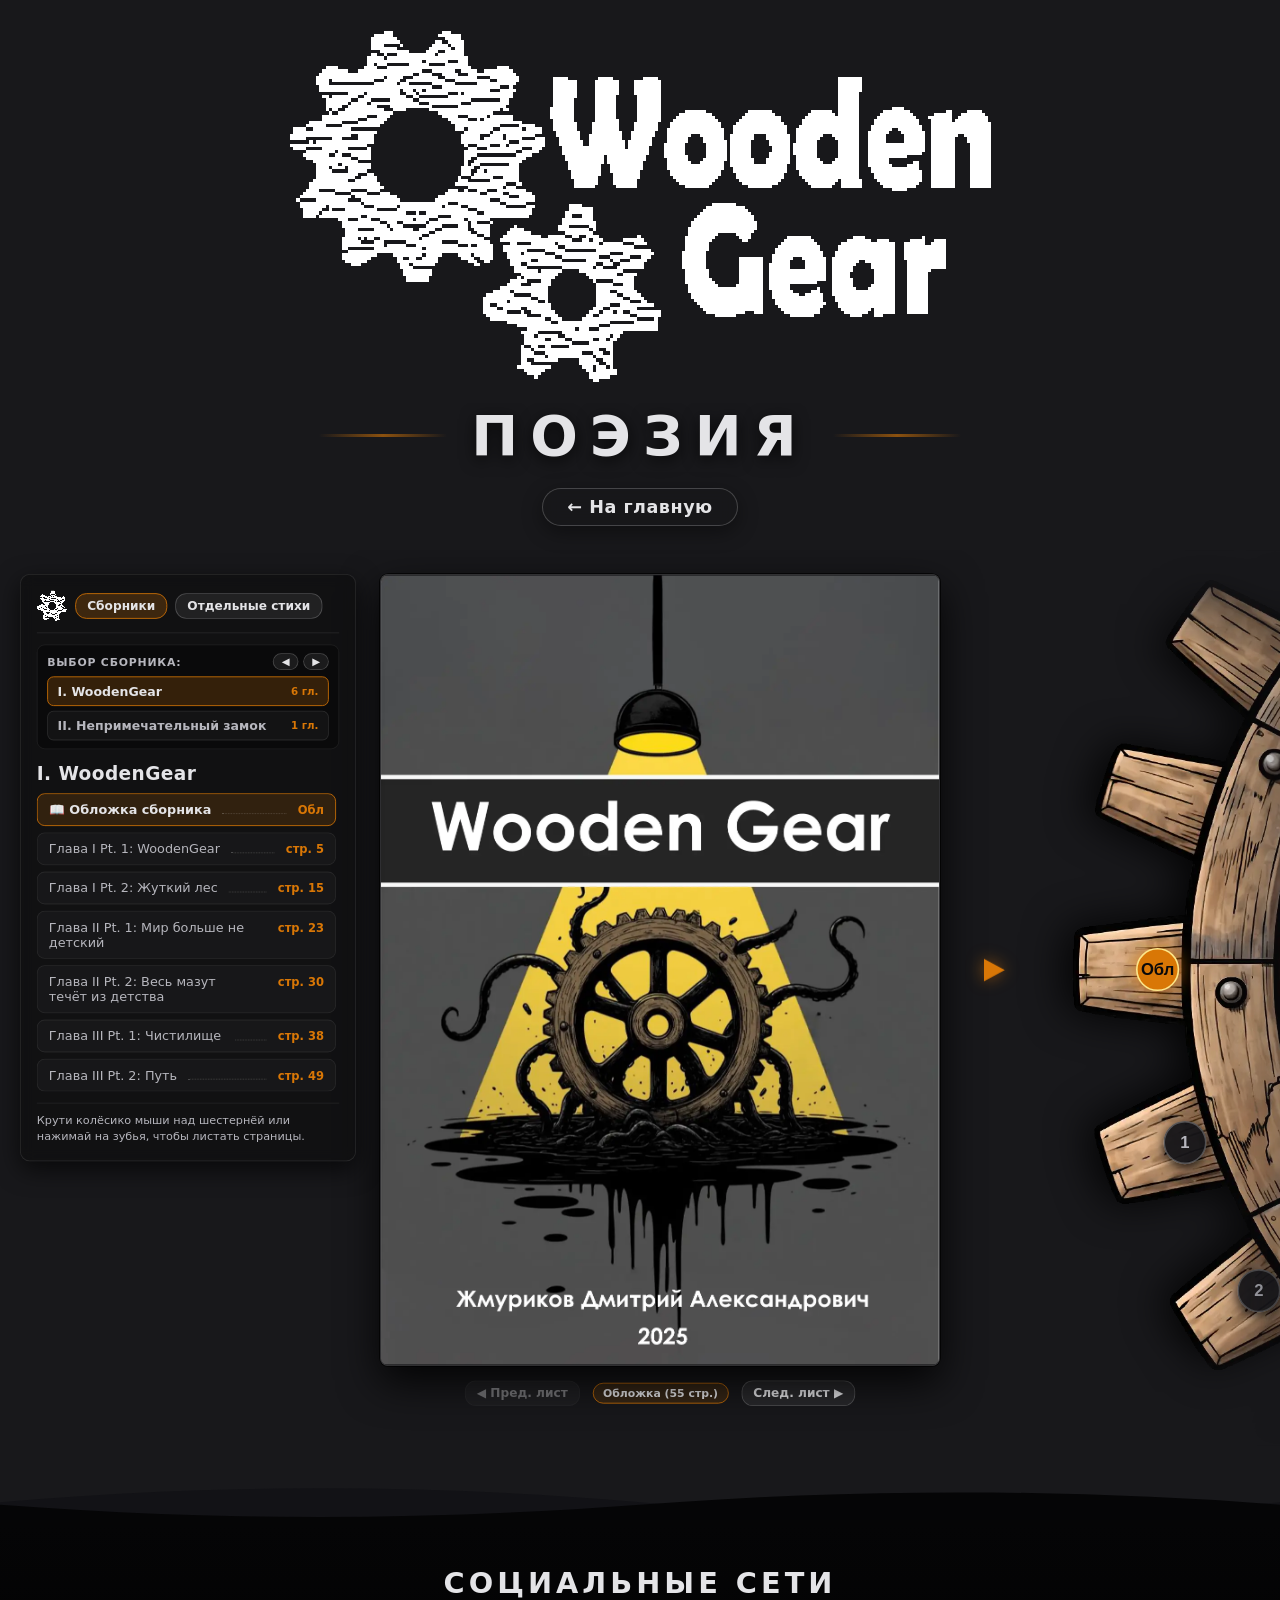
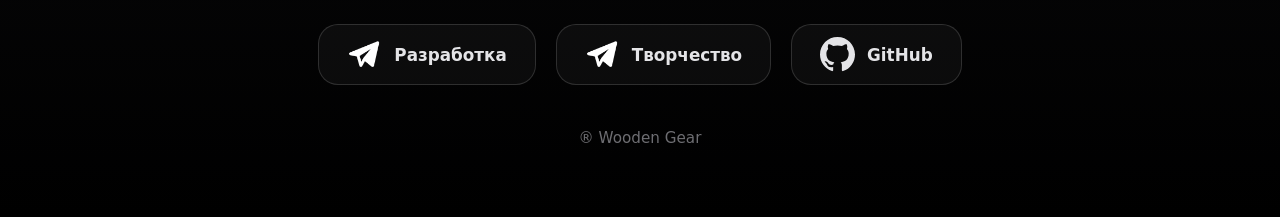
<file: poetry.html>
<!DOCTYPE html>
<html lang="ru">
<head>
    <meta charset="UTF-8">
    <meta name="viewport" content="width=device-width, initial-scale=1.0">
    <title>WoodenGear — Поэзия и сборники</title>
    <link rel="stylesheet" href="css/base.css">
    <link rel="stylesheet" href="css/poetry.css">

    <link rel="icon" type="image/png" sizes="32x32" href="assets/img/gear_2.png">
    <link rel="apple-touch-icon" href="assets/img/gear_2.png">
    <meta name="theme-color" content="#18181b">
</head>
<body>

    <header class="site-header">
        <a href="index.html" class="logo" title="Вернуться на главную">
            <div class="logo__gears" aria-hidden="true">
                <img src="assets/img/gear_1.png" alt="" class="logo__gear logo__gear--big">
                <img src="assets/img/gear_2.png" alt="" class="logo__gear logo__gear--small">
            </div>
            <img src="assets/img/wg_logo_text.png" alt="Wooden Gear" class="logo__text">
        </a>
    </header>

    <main class="site-main">
        <section class="poetry-reader">
            <div class="section-title-wrap">
                <h1 class="title">Поэзия</h1>
                <div class="projects-page__nav">
                    <a href="index.html" class="action-btn projects-page__back-btn">
                        <span>← На главную</span>
                    </a>
                </div>
            </div>

            <div class="reader-viewport">
                <div class="reader-canvas">

                    <aside class="profile-card reader-toc">
                        <div class="reader-toc__modes">
                            <img src="assets/img/gear_2.png" alt="" class="reader-toc__mode-gear" id="tocModeGear" aria-hidden="true">
                            <button type="button" class="mini-btn active" data-poetry-mode="collections">Сборники</button>
                            <button type="button" class="mini-btn" data-poetry-mode="singles">Отдельные стихи</button>
                        </div>

                        <div class="reader-toc__shelf" id="bookShelf">
                            <div class="reader-toc__shelf-header">
                                <span class="reader-toc__shelf-label">Выбор сборника:</span>
                                <div class="reader-toc__shelf-arrows">
                                    <button type="button" class="mini-btn reader-toc__arrow" id="prevBookBtn" title="Предыдущий сборник">◀</button>
                                    <button type="button" class="mini-btn reader-toc__arrow" id="nextBookBtn" title="Следующий сборник">▶</button>
                                </div>
                            </div>
                            <div class="reader-toc__books" id="bookSelectorWrap"></div>
                        </div>

                        <h2 class="profile-card__title reader-toc__heading" id="tocTitle">Оглавление</h2>

                        <ul class="reader-toc__list" id="tocList"></ul>

                        <p class="reader-toc__hint">
                            Крути колёсико мыши над шестернёй или нажимай на зубья, чтобы листать страницы.
                        </p>
                    </aside>

                    <div class="reader-stage">
                        <div class="reader-sheet" id="poemSheet">
                            <img src="" alt="Страница стихотворения" class="reader-sheet__img" id="poemPageImg">

                            <div class="reader-sheet__placeholder" id="poemPlaceholder">
                                <span class="project-badge" id="placeholderBadge">Сборник</span>
                                <h3 id="placeholderTitle">Название главы</h3>
                                <p id="placeholderPath">Загрузка страницы...</p>
                                <span class="reader-sheet__page-num" id="placeholderPage">Стр. 1</span>
                            </div>
                        </div>

                        <div class="reader-controls">
                            <button type="button" class="mini-btn" id="prevPageBtn">◀ Пред. лист</button>
                            <span class="project-badge" id="pageIndicator">Стр. 1 из 1</span>
                            <button type="button" class="mini-btn" id="nextPageBtn">След. лист ▶</button>
                        </div>
                    </div>

                    <div class="reader-pointer" aria-hidden="true">
                        <div class="reader-pointer__arrow"></div>
                    </div>

                    <div class="reader-flywheel-mask">
                        <div class="reader-flywheel" id="flywheelArea" title="Прокрутите колесо мыши для смены страницы">
                            <img src="assets/img/giant_gear.webp" alt="" class="reader-flywheel__gear" id="flywheelGear" onerror="this.src='assets/img/gear_3.webp'">
                            <div class="reader-flywheel__numbers" id="flywheelNumbers"></div>
                        </div>
                    </div>

                </div>

                <div class="oil-ocean__waves" aria-hidden="true">
                    <svg class="oil-wave oil-wave--back" viewBox="0 0 2400 120" preserveAspectRatio="none">
                        <path d="M0,65 C200,25 400,25 600,65 C800,105 1000,105 1200,65 C1400,25 1600,25 1800,65 C2000,105 2200,105 2400,65 L2400,120 L0,120 Z"></path>
                    </svg>
                    <svg class="oil-wave oil-wave--front" viewBox="0 0 2400 120" preserveAspectRatio="none">
                        <path d="M0,70 C200,105 400,105 600,70 C800,35 1000,35 1200,70 C1400,105 1600,105 1800,70 C2000,35 2200,35 2400,70 L2400,120 L0,120 Z"></path>
                    </svg>
                </div>
            </div>
        </section>
    </main>

    <footer class="oil-ocean">
        <div class="oil-ocean__content container">
            <h2 class="oil-ocean__title">Социальные сети</h2>
            <div class="oil-ocean__links">
                <a href="https://t.me/WG_Programming" target="_blank" rel="noopener noreferrer" class="oil-ocean__link">
                    <img src="assets/img/telegram.png" alt="" class="action-btn__icon">
                    <span>Разработка</span>
                </a>
                <a href="https://t.me/wgpoetry" target="_blank" rel="noopener noreferrer" class="oil-ocean__link">
                    <img src="assets/img/telegram.png" alt="" class="action-btn__icon">
                    <span>Творчество</span>
                </a>
                <a href="https://github.com/WoodenGear-GameDev" target="_blank" rel="noopener noreferrer" class="oil-ocean__link">
                    <svg class="action-btn__icon" viewBox="0 0 24 24" fill="currentColor" aria-hidden="true">
                        <path d="M12 0C5.37 0 0 5.37 0 12c0 5.31 3.435 9.795 8.205 11.385.6.105.825-.255.825-.57 0-.285-.015-1.23-.015-2.235-3.015.555-3.795-.735-4.035-1.41-.135-.345-.72-1.41-1.23-1.695-.42-.225-1.02-.78-.015-.795.945-.015 1.62.87 1.845 1.23 1.08 1.815 2.805 1.305 3.495.99.105-.78.42-1.305.765-1.605-2.67-.3-5.46-1.335-5.46-5.925 0-1.305.465-2.385 1.23-3.225-.12-.3-.54-1.53.12-3.18 0 0 1.005-.315 3.3 1.23.96-.27 1.98-.405 3-.405s2.04.135 3 .405c2.295-1.56 3.3-1.23 3.3-1.23.66 1.65.24 2.88.12 3.18.765.84 1.23 1.905 1.23 3.225 0 4.605-2.805 5.625-5.475 5.925.435.375.81 1.095.81 2.22 0 1.605-.015 2.895-.015 3.3 0 .315.225.69.825.57A12.02 12.02 0 0024 12c0-6.63-5.37-12-12-12z"/>
                    </svg>
                    <span>GitHub</span>
                </a>
            </div>
            <p class="oil-ocean__copy">® Wooden Gear</p>
        </div>
    </footer>

    <script src="js/core.js"></script>
    <script src="js/poetry.js"></script>
</body>
</html>
</file>
<file: css/base.css>
/* ==========================================================================
   БАЗОВЫЙ СЛОЙ (css/base.css)
   Переменные, сброс, типографика, шапка, общие карточки, кнопки и подвал
   ========================================================================== */
:root {
    --color-bg-base: #18181b;
    --color-bg-card: rgba(10, 10, 10, 0.5);
    --color-bg-overlay: rgba(18, 18, 20, 0.75);

    --color-text-main: #e4e4e7;
    --color-text-muted: #b6b6bd;
    --color-accent: #d97706;

    --font-main: system-ui, -apple-system, BlinkMacSystemFont, 'Segoe UI', Roboto, sans-serif;
    --container-width: 800px;
    --radius-card: 12px;
    --radius-pill: 20px;

    --oil-width: 44px;

    --logo-scale: 1;
    --dev-scale: 1;
    --poetry-scale: 1;
    --dev-home-scale: 1;
    --poetry-home-scale: 1;
    --chain-scale: 1;
    --chain-base-height: 4150px;
}

*,
*::before,
*::after {
    box-sizing: border-box;
    margin: 0;
    padding: 0;
    -webkit-user-select: none;
    user-select: none;
    -webkit-touch-callout: none;
    -webkit-tap-highlight-color: transparent;
}

h1,
h2,
h3,
p,
.reader-toc__item span:first-child,
.reader-book-btn span:first-child {
    -webkit-user-select: text;
    user-select: text;
}

img,
a,
video,
canvas,
svg {
    -webkit-user-drag: none;
}

html,
body {
    width: 100%;
    max-width: 100%;
    overflow-x: hidden;
    background-color: var(--color-bg-base);
    color: var(--color-text-main);
    font-family: var(--font-main);
}

.container {
    width: 100%;
    max-width: var(--container-width);
    margin: 0 auto;
    padding: 0 20px;
}

/* --- Заголовки секций --- */
.section-title-wrap {
    max-width: var(--container-width);
    margin: 0 auto 24px auto;
    padding: 0 16px;
}

.title {
    text-align: center;
    font-size: clamp(1.5rem, 4.5vw, 3.5rem);
    font-weight: 700;
    letter-spacing: clamp(3px, 1vw, 12px);
    text-transform: uppercase;
    color: var(--color-text-main);
    margin-bottom: 20px;
    text-shadow: 0 4px 16px rgba(0, 0, 0, 0.7);
    display: flex;
    align-items: center;
    justify-content: center;
    gap: clamp(10px, 2vw, 24px);
}

.title::before,
.title::after {
    content: "";
    height: 2.5px;
    width: clamp(30px, 10vw, 130px);
    background: linear-gradient(90deg, transparent, var(--color-accent), transparent);
    opacity: 0.6;
    flex-shrink: 0;
}

/* --- Шапка и логотип --- */
.site-header {
    display: flex;
    justify-content: center;
    align-items: center;
    padding: clamp(24px, 5vw, 60px) 16px;
    width: 100%;
    overflow: hidden;
}

.logo {
    display: inline-flex;
    align-items: center;
    text-decoration: none;
    user-select: none;
    transform: scale(var(--logo-scale));
    transform-origin: center center;
}

.logo__gears {
    position: relative;
    width: 390px;
    height: 345px;
    flex-shrink: 0;
}

.logo__gear {
    position: absolute;
    image-rendering: pixelated;
    transform-origin: 50% 50%;
}

.logo__gear--big {
    width: 255px;
    height: 255px;
    top: 5px;
    left: 0;
    animation: logo-spin-cw 16.5s linear infinite;
}

.logo__gear--small {
    width: 180px;
    height: 180px;
    bottom: -15px;
    right: 18px;
    animation: logo-spin-ccw 10.5s linear infinite;
}

.logo__text {
    height: 240px;
    width: auto;
    image-rendering: pixelated;
    display: block;
    margin-left: -130px;
}

/* --- Базовые карточки (наследуются всеми секциями) --- */
.profile-card {
    background: var(--color-bg-card);
    padding: 20px;
    border-radius: var(--radius-card);
}

.profile-card__title {
    margin-bottom: 12px;
    font-size: clamp(1.6rem, 3vw, 2.2rem);
    letter-spacing: 0.5px;
}

.profile-card__tagline {
    color: var(--color-text-muted);
    font-size: clamp(1rem, 2vw, 1.3rem);
    line-height: 1.5;
    border-left: 3px solid var(--color-accent);
    padding-left: 14px;
}

.gear-card {
    position: relative;
    z-index: 2;
    width: 330px;
    height: 330px;
    border-radius: 50%;
    background: rgba(24, 24, 27, 1);
    backdrop-filter: blur(4px);
    box-shadow:
        0 4px 25px rgba(0, 0, 0, 0.7),
        inset 0 0 18px rgba(0, 0, 0, 0.85);
    border: 2px solid rgba(255, 255, 255, 0.1);
    display: flex;
    flex-direction: column;
    justify-content: center;
    align-items: center;
    text-align: center;
    padding: 14px 20px 28px 20px;
    color: var(--color-text-main);
    user-select: none;
}

.gear-card__icon {
    width: 50px;
    height: 50px;
    margin: 10px;
}

.gear-card__title {
    font-size: 1.65rem;
    font-weight: 600;
    margin-bottom: 12px;
    line-height: 1.2;
}

.gear-card__list {
    display: inline-flex;
    flex-direction: column;
    align-items: flex-start;
    text-align: left;
}

.gear-card__desc {
    font-size: 1.35rem;
    color: var(--color-text-muted);
    line-height: 1.4;
    white-space: nowrap;
}

.gear-card__desc--sm {
    font-size: 1.15rem;
    margin-top: 2px;
}

.gear-card__desc::before {
    content: "• ";
    color: var(--color-accent);
    font-weight: bold;
}

/* --- Вращающиеся зубчатые венцы --- */
.content__gear-mesh {
    position: absolute;
    inset: 0;
    width: 100%;
    height: 100%;
    display: block;
    transform-origin: 50% 50%;
    z-index: 1;
    pointer-events: none;
}

.content__gear--left {
    transform: rotate(var(--gear-deg, 0deg));
    will-change: transform;
}

.content__gear--right {
    transform: rotate(calc(-1 * var(--gear-deg, 0deg) + 15deg));
    will-change: transform;
}

/* --- Базовые кнопки и бейджи --- */
.action-btn {
    display: inline-flex;
    align-items: center;
    gap: 20px;
    padding: 10px 30px;
    font-family: var(--font-main);
    font-size: 1.35rem;
    letter-spacing: 0.5px;
    font-weight: 600;
    color: var(--color-text-main);
    text-decoration: none;
    background: rgba(24, 24, 27, 0.85);
    border: 1px solid rgba(255, 255, 255, 0.2);
    border-radius: var(--radius-pill);
    cursor: pointer;
    backdrop-filter: blur(8px);
    box-shadow: 0 6px 20px rgba(0, 0, 0, 0.4);
    transition: transform 0.25s ease, border-color 0.25s ease, background-color 0.25s ease, box-shadow 0.25s ease;
}

.action-btn:hover {
    transform: translateY(-2px) scale(1.03);
    border-color: var(--color-accent);
    background: rgba(35, 35, 40, 0.95);
    box-shadow: 0 8px 25px rgba(217, 119, 6, 0.25);
}

.action-btn__icon {
    width: 35px;
    height: 35px;
    transition: transform 0.3s ease;
}

.action-btn:hover .action-btn__icon {
    transform: rotate(360deg);
}

.mini-btn {
    background: rgba(255, 255, 255, 0.07);
    border: 1px solid rgba(255, 255, 255, 0.2);
    color: var(--color-text-main);
    font-family: var(--font-main);
    font-size: 0.95rem;
    font-weight: 600;
    padding: 6px 14px;
    border-radius: 14px;
    cursor: pointer;
    user-select: none;
    touch-action: manipulation;
    transition: border-color 0.2s, background 0.2s, transform 0.15s;
}

.mini-btn:hover,
.mini-btn.active {
    border-color: var(--color-accent);
    background: rgba(217, 119, 6, 0.22);
}

.mini-btn:disabled {
    opacity: 0.35;
    cursor: not-allowed;
    pointer-events: none;
    border-color: rgba(255, 255, 255, 0.08);
}

.project-badge {
    background: rgba(217, 119, 6, 0.15);
    border: 1px solid var(--color-accent);
    color: var(--color-text-main);
    font-size: 0.85rem;
    font-weight: 600;
    padding: 4px 12px;
    border-radius: 14px;
    white-space: nowrap;
    flex-shrink: 0;
    user-select: none;
}

/* --- Волны и подвал (Океан мазута) --- */
.oil-ocean__waves {
    position: absolute;
    bottom: -2px;
    left: 0;
    width: 100%;
    height: calc(70px * var(--poetry-scale));
    min-height: 24px;
    z-index: 5;
    pointer-events: none;
}

.oil-wave {
    position: absolute;
    bottom: 0;
    left: 0;
    width: 200%;
    height: 100%;
    display: block;
    transform-origin: center bottom;
    will-change: transform;
}

.oil-wave--back {
    fill: #121216;
    animation: wave-drift 16s linear infinite;
}

.oil-wave--front {
    fill: #050506;
    animation: wave-drift 11s linear reverse infinite;
}

.oil-ocean {
    width: 100%;
    background: linear-gradient(180deg, #050506 0%, #000000 100%);
    padding: 40px 20px 70px 20px;
    position: relative;
    z-index: 3;
    text-align: center;
}

.oil-ocean__content {
    display: flex;
    flex-direction: column;
    align-items: center;
    gap: 24px;
}

.oil-ocean__title {
    font-size: clamp(1.2rem, 3vw, 1.8rem);
    letter-spacing: 4px;
    text-transform: uppercase;
    color: var(--color-text-main);
}

.oil-ocean__links {
    display: flex;
    gap: 20px;
    flex-wrap: wrap;
    justify-content: center;
}

.oil-ocean__link {
    display: inline-flex;
    align-items: center;
    gap: 12px;
    padding: 12px 28px;
    border-radius: var(--radius-pill);
    background: rgba(255, 255, 255, 0.04);
    border: 1px solid rgba(255, 255, 255, 0.14);
    color: var(--color-text-main);
    font-size: 1.05rem;
    font-weight: 600;
    text-decoration: none;
    transition: transform 0.25s ease, border-color 0.25s ease, box-shadow 0.25s ease;
}

.oil-ocean__link:hover {
    transform: translateY(-2px);
    border-color: var(--color-accent);
    box-shadow: 0 6px 20px rgba(217, 119, 6, 0.25);
}

.oil-ocean__copy {
    margin-top: 20px;
    font-size: 0.95rem;
    color: var(--color-text-muted);
    opacity: 0.6;
}

@keyframes wave-drift {
    0%   { transform: translate3d(0, 0, 0) scaleY(1); }
    50%  { transform: translate3d(-25%, 0, 0) scaleY(1.12); }
    100% { transform: translate3d(-50%, 0, 0) scaleY(1); }
}

@keyframes logo-spin-cw {
    from { transform: rotate(0deg); }
    to   { transform: rotate(360deg); }
}

@keyframes logo-spin-ccw {
    from { transform: rotate(0deg); }
    to   { transform: rotate(-360deg); }
}

@media (max-width: 820px) {
    .oil-ocean__links {
        flex-direction: column;
        align-items: stretch;
        width: 100%;
        max-width: 320px;
    }

    .oil-ocean__link {
        justify-content: center;
        padding: 14px 24px;
        font-size: 1.15rem;
    }
}
</file>
<file: css/home.css>
/* ==========================================================================
   ГЛАВНАЯ СТРАНИЦА (css/home.css)
   Наследует базовые карточки и кнопки из css/base.css
   ========================================================================== */
.hero {
    display: flex;
    justify-content: center;
    margin-top: 10px;
}

.hero__container {
    margin-top: 20px;
    margin-bottom: 40px;
}

.dev {
    width: 100%;
    margin-top: 40px;
}

.dev__container {
    position: relative;
    width: 100%;
    overflow: hidden;
    display: flex;
    justify-content: center;
}

.dev__bg {
    position: absolute;
    inset: 0;
    width: 100%;
    height: 100%;
    z-index: 1;
    -webkit-mask-image: linear-gradient(to bottom, transparent 0%, black 15%, black 85%, transparent 100%);
    mask-image: linear-gradient(to bottom, transparent 0%, black 15%, black 85%, transparent 100%);
}

.dev__video {
    width: 100%;
    height: 100%;
    object-fit: cover;
    display: block;
}

.dev__overlay {
    position: absolute;
    inset: 0;
    background: var(--color-bg-overlay);
}

.dev__viewport {
    position: relative;
    z-index: 2;
    width: 100%;
    height: calc(1170px * var(--dev-scale));
    display: flex;
    justify-content: center;
    align-items: flex-start;
}

.dev__canvas {
    width: 1300px;
    height: 1170px;
    flex-shrink: 0;
    transform: scale(var(--dev-scale));
    transform-origin: top center;
    display: flex;
    flex-direction: column;
    align-items: center;
    justify-content: flex-start;
    padding-top: 60px;
}

.content__gear-cluster {
    display: flex;
    justify-content: center;
    align-items: flex-start;
    list-style: none;
    margin: 0 auto 30px auto;
    padding: 0;
}

.content__gear-item {
    position: relative;
    width: 600px;
    height: 600px;
    margin: 0 -130px;
    flex-shrink: 0;
    display: flex;
    justify-content: center;
    align-items: center;
}

.content__gear-item--upper {
    margin-top: 0;
}

.content__gear-item--lower {
    margin-top: 350px;
}

.dev__actions {
    display: flex;
    justify-content: center;
    align-items: center;
    position: relative;
    z-index: 3;
}

/* --- Секция "Творчество" (Воздушный шар и Водяное колесо) --- */
.poetry {
    width: 100%;
    margin-top: 60px;
    position: relative;
    overflow: hidden;
}

.poetry__stage:has(.poetry__more-btn:hover) {
    --oil-width: 76px;
}

.poetry__stage {
    position: relative;
    width: 100%;
    height: calc(1380px * var(--poetry-scale));
    display: flex;
    justify-content: center;
    align-items: flex-start;
    overflow: hidden;
}

.poetry__canvas {
    position: relative;
    width: 1600px;
    height: 1380px;
    flex-shrink: 0;
    transform: scale(var(--poetry-scale));
    transform-origin: top center;
}

.poetry__balloon {
    position: absolute;
    top: 40px;
    left: 80px;
    width: 760px;
    height: 760px;
    z-index: 4;
    user-select: none;
    transform-origin: 50% 30%;
    animation: balloon-float 7s ease-in-out infinite;
}

.poetry__balloon-img {
    width: 100%;
    height: 100%;
    object-fit: contain;
    display: block;
    pointer-events: none;
    position: relative;
    z-index: 1;
    transform-origin: 50% 35%;
    transition: transform 1.2s cubic-bezier(0.22, 1, 0.36, 1);
}

.poetry__burner-glow {
    position: absolute;
    top: 73%;
    left: 50%;
    width: 90px;
    height: 90px;
    transform: translate(-50%, -50%) scale(0.6);
    border-radius: 50%;
    background: radial-gradient(
        circle,
        rgba(251, 191, 36, 0.9) 0%,
        rgba(217, 119, 6, 0.55) 45%,
        transparent 75%
    );
    filter: blur(12px);
    opacity: 0.35;
    z-index: 2;
    pointer-events: none;
    transition: opacity 0.8s ease, transform 0.8s ease, filter 0.8s ease;
}

.poetry__balloon-card {
    position: absolute;
    top: 35%;
    left: 50%;
    transform: translate(-50%, -50%);
    width: 320px;
    height: 320px;
    z-index: 3;
    transition: transform 1.2s cubic-bezier(0.22, 1, 0.36, 1), border-color 0.5s ease, box-shadow 0.5s ease;
}

.poetry__basket-actions {
    position: absolute;
    bottom: 6.5%;
    left: 50%;
    transform: translateX(-50%);
    z-index: 5;
}

.poetry__balloon-btn {
    padding: 8px 24px;
    font-size: 1.2rem;
    gap: 14px;
    background: rgba(20, 18, 16, 0.92);
}

.poetry__balloon:has(.poetry__balloon-btn:hover) .poetry__burner-glow {
    opacity: 1;
    transform: translate(-50%, -65%) scale(2.4);
    filter: blur(18px);
}

.poetry__balloon:has(.poetry__balloon-btn:hover) .poetry__balloon-img {
    transform: translateY(-20px) scale(1.02);
}

.poetry__balloon:has(.poetry__balloon-btn:hover) .poetry__balloon-card {
    transform: translate(-50%, calc(-50% - 20px)) scale(1.02);
    border-color: rgba(217, 119, 6, 0.5);
    box-shadow:
        0 8px 30px rgba(0, 0, 0, 0.8),
        0 0 25px rgba(217, 119, 6, 0.25),
        inset 0 0 18px rgba(0, 0, 0, 0.85);
}

.poetry__pipe-wrap {
    position: absolute;
    top: 30px;
    right: 0;
    width: 500px;
    z-index: 2;
    pointer-events: none;
    -webkit-mask-image: linear-gradient(to right, black 15%, transparent 100%);
    mask-image: linear-gradient(to right, black 15%, transparent 100%);
}

.poetry__pipe {
    width: 100%;
    height: auto;
    display: block;
}

.poetry__oil-stream {
    position: absolute;
    top: 300px;
    right: 410px;
    width: var(--oil-width);
    bottom: 0;
    z-index: 3;
    background: linear-gradient(
        180deg,
        #040405 0%,
        #18181b 18%,
        #3f3f46 30%,
        #09090b 46%,
        #27272a 68%,
        #040405 100%
    );
    background-size: 100% 280px;
    background-position: 0 var(--oil-pos, 0px);
    transform: translateX(50%);
    transition: width 1.8s cubic-bezier(0.25, 1, 0.5, 1);
    border-radius: 14px;
    box-shadow:
        inset 6px 0 10px rgba(255, 255, 255, 0.08),
        inset -8px 0 16px rgba(0, 0, 0, 0.95),
        0 0 20px rgba(0, 0, 0, 0.85);
}

.poetry__wheel-item {
    position: absolute;
    width: 580px;
    height: 580px;
    top: 500px;
    right: 370px;
    display: flex;
    justify-content: center;
    align-items: center;
    z-index: 2;
}

.poetry__wheel-mesh {
    position: absolute;
    inset: 0;
    width: 100%;
    height: 100%;
    display: block;
    transform-origin: 50% 50%;
    transform: rotate(var(--wheel-deg, 0deg));
    will-change: transform;
    z-index: 1;
    pointer-events: none;
}

.poetry__card {
    position: relative;
    z-index: 5;
    width: 320px;
    height: 320px;
}

.poetry__actions {
    position: absolute;
    width: 580px;
    top: 1100px;
    right: 370px;
    z-index: 6;
}

@keyframes balloon-float {
    0%, 100% { transform: translate3d(0, 0, 0) rotate(0.6deg); }
    50%      { transform: translate3d(0, -16px, 0) rotate(-0.6deg); }
}

@media (max-width: 820px) {
    .dev__viewport {
        height: calc(1840px * var(--dev-home-scale));
    }

    .dev__canvas {
        width: 640px;
        height: 1840px;
        transform: scale(var(--dev-home-scale));
        padding-top: 20px;
    }

    .content__gear-cluster {
        flex-direction: column;
        align-items: center;
        margin-bottom: 35px;
    }

    .content__gear-item,
    .content__gear-item--upper,
    .content__gear-item--lower {
        margin: 0;
    }

    .content__gear-item:not(:first-child) {
        margin-top: -112px;
    }

    .dev__canvas .dev__more-btn {
        padding: 18px 48px;
        font-size: 1.85rem;
        border-radius: 32px;
    }

    .dev__canvas .dev__more-btn .action-btn__icon {
        width: 46px;
        height: 46px;
    }

    .poetry__stage {
        height: calc(2020px * var(--poetry-home-scale));
    }

    .poetry__canvas {
        width: 760px;
        height: 2020px;
        transform: scale(var(--poetry-home-scale));
    }

    .poetry__balloon {
        top: 10px;
        left: 0;
    }

    .poetry__balloon-btn {
        padding: 16px 42px;
        font-size: 1.75rem;
        border-radius: 30px;
    }

    .poetry__balloon-btn .action-btn__icon {
        width: 42px;
        height: 42px;
    }

    .poetry__pipe-wrap {
        top: 830px;
        right: -235px;
        width: 500px;
    }

    .poetry__oil-stream {
        top: 1090px;
        right: 175px;
    }

    .poetry__wheel-item {
        top: 1210px;
        left: auto;
        right: 135px;
    }

    .poetry__actions {
        top: 1820px;
        left: auto;
        right: 135px;
        width: 580px;
    }

    .poetry__more-btn {
        padding: 18px 48px;
        font-size: 1.85rem;
        border-radius: 32px;
    }

    .poetry__more-btn .action-btn__icon {
        width: 46px;
        height: 46px;
    }

    .poetry__stage .oil-ocean__waves {
        height: calc(90px * var(--poetry-home-scale));
    }
}
</file>
<file: css/chain.css>
/* ==========================================================================
   БАЗОВЫЙ МАКЕТ ВЕРТИКАЛЬНОЙ ЦЕПИ ШЕСТЕРЁНОК (css/chain.css)
   Общий родительский слой для страниц dev.html и 3D_painting.html
   ========================================================================== */
.projects-page {
    width: 100%;
    margin-top: 20px;
    position: relative;
    overflow: hidden;
}

.projects-page__nav {
    display: flex;
    justify-content: center;
    margin-top: 10px;
    margin-bottom: 10px;
}

.projects-page__back-btn {
    padding: 8px 24px;
    font-size: 1.1rem;
}

.chain-viewport {
    position: relative;
    width: 100%;
    height: calc(var(--chain-base-height) * var(--chain-scale) + 100px);
    display: flex;
    justify-content: center;
    align-items: flex-start;
    overflow: hidden;
}

.chain-canvas {
    position: relative;
    width: 1300px;
    height: var(--chain-base-height);
    flex-shrink: 0;
    transform: scale(var(--chain-scale));
    transform-origin: top center;
    padding-top: 30px;
}

.gear-chain {
    display: flex;
    flex-direction: column;
    align-items: center;
    list-style: none;
    width: 100%;
    margin: 0;
    padding: 0;
}

.gear-chain__item {
    position: relative;
    width: 1300px;
    height: 600px;
    flex-shrink: 0;
}

.gear-chain__item:not(:first-child) {
    margin-top: -177px;
}

.gear-chain__gear {
    position: absolute;
    top: 0;
    width: 600px;
    height: 600px;
    display: flex;
    justify-content: center;
    align-items: center;
}

.gear-chain__item--left .gear-chain__gear {
    left: 228px;
}

.gear-chain__item--left .gear-chain__info {
    left: 805px;
}

.gear-chain__item--right .gear-chain__gear {
    left: 472px;
}

.gear-chain__item--right .gear-chain__info {
    left: 35px;
}

.gear-card--media {
    padding: 0;
    overflow: hidden;
    background: #0d0d10;
    position: relative;
}

.gear-card--media::after {
    content: "";
    position: absolute;
    inset: 0;
    border-radius: 50%;
    box-shadow: inset 0 0 24px rgba(0, 0, 0, 0.92);
    border: 2px solid rgba(255, 255, 255, 0.1);
    pointer-events: none;
    z-index: 3;
}

.gear-card--media::before {
    content: "Медиа проекта";
    position: absolute;
    color: rgba(255, 255, 255, 0.22);
    font-size: 1.1rem;
    font-weight: 600;
    z-index: 0;
}

.gear-media-fill {
    position: relative;
    z-index: 1;
    width: 100%;
    height: 100%;
    object-fit: cover;
    display: block;
    border-radius: 50%;
}

.gear-chain__info {
    position: absolute;
    top: 50%;
    transform: translateY(-50%);
    width: 460px;
    z-index: 4;
    backdrop-filter: blur(8px);
    border: 1px solid rgba(255, 255, 255, 0.08);
    box-shadow: 0 8px 28px rgba(0, 0, 0, 0.55);
}

.gear-chain__header {
    display: flex;
    flex-direction: column;
    align-items: flex-start;
    gap: 8px;
    margin-bottom: 12px;
}

.gear-chain__header--inline {
    flex-direction: row;
    align-items: center;
    justify-content: space-between;
    gap: 12px;
}

.gear-chain__header .profile-card__title {
    margin-bottom: 0;
    font-size: 1.85rem;
}

.gear-chain__info .profile-card__tagline {
    font-size: 1.15rem;
    margin-bottom: 0;
}

.gear-chain__info .gear-card__list {
    margin-top: 10px;
}

@media (max-width: 820px) {
    .projects-page__back-btn {
        padding: 12px 28px;
        font-size: 1.15rem;
    }

    .chain-canvas {
        width: 920px;
        padding-top: 20px;
    }

    .gear-chain__item {
        width: 920px;
        height: 600px;
    }

    .gear-chain__item:not(:first-child) {
        margin-top: -112px;
    }

    .gear-chain__item--left .gear-chain__gear,
    .gear-chain__item--right .gear-chain__gear {
        left: -45px;
    }

    .gear-chain__item--left .gear-chain__info,
    .gear-chain__item--right .gear-chain__info {
        left: 460px;
        width: 445px;
        padding: 24px;
    }

    .gear-chain__header {
        gap: 8px;
    }

    .gear-chain__header--inline {
        flex-direction: row;
        align-items: center;
        justify-content: space-between;
    }

    .gear-chain__header .profile-card__title {
        font-size: 2rem;
    }

    .gear-chain__info .profile-card__tagline {
        font-size: 1.32rem;
        line-height: 1.42;
    }

    .gear-card__desc--sm {
        font-size: 1.28rem;
        white-space: normal;
    }

    .project-badge {
        font-size: 1.05rem;
        padding: 6px 14px;
    }
}
</file>
<file: css/dev.css>
/* ==========================================================================
   ИНТЕРАКТИВНЫЕ МОДУЛИ СТРАНИЦЫ РАЗРАБОТКИ (css/dev.css)
   Расширяет css/chain.css (Холст рисования, Матрица 8x8 и Стенд головоломки)
   ========================================================================== */
.gear-media-fill--paint {
    cursor: crosshair;
    touch-action: none;
}

.gear-media-fill--interactive {
    cursor: pointer;
    touch-action: none;
}

.tool-panel {
    display: flex;
    flex-wrap: wrap;
    gap: 10px;
    align-items: center;
    margin-top: 16px;
    padding-top: 14px;
    border-top: 1px solid rgba(255, 255, 255, 0.08);
}

.tool-panel--compact {
    margin-top: 10px;
    padding-top: 10px;
}

.color-dot {
    width: 28px;
    height: 28px;
    border-radius: 50%;
    border: 2px solid transparent;
    cursor: pointer;
    user-select: none;
    touch-action: manipulation;
    transition: transform 0.2s, border-color 0.2s;
}

.color-dot.active {
    border-color: #ffffff;
    transform: scale(1.18);
}

/* --- Инженерный стенд головоломки (.gear-chain__item--puzzle) --- */
.gear-chain__item--puzzle {
    height: 820px;
}

.puzzle-drive-gear {
    z-index: 1;
    filter: brightness(0.85) drop-shadow(0 10px 25px rgba(0, 0, 0, 0.8));
}

.puzzle-drive-hub {
    width: 240px;
    height: 240px;
    border-radius: 50%;
    background: radial-gradient(circle, #27272a 0%, #141417 70%, #09090b 100%);
    border: 4px solid rgba(217, 119, 6, 0.45);
    box-shadow: inset 0 0 30px rgba(0, 0, 0, 0.95);
    z-index: 2;
}

.puzzle-terminal {
    position: absolute;
    top: 140px;
    left: 200px;
    width: 900px;
    z-index: 4;
    padding: 24px 26px;
    background: rgba(16, 16, 20, 0.92);
    backdrop-filter: blur(12px);
    border: 1px solid rgba(255, 255, 255, 0.14);
    border-radius: 16px;
    box-shadow:
        0 20px 50px rgba(0, 0, 0, 0.85),
        0 0 0 1px rgba(217, 119, 6, 0.2);
    display: flex;
    flex-direction: column;
    gap: 16px;
}

.puzzle-terminal__header {
    display: flex;
    flex-direction: column;
    gap: 10px;
}

.puzzle-terminal__title-row {
    display: flex;
    align-items: center;
    justify-content: space-between;
    gap: 16px;
}

.puzzle-terminal__title-row .profile-card__title {
    margin-bottom: 0;
    font-size: 1.9rem;
}

.puzzle-terminal__task {
    font-size: 1.12rem;
    line-height: 1.45;
    margin: 0;
}

.puzzle-terminal__screen {
    position: relative;
    width: 100%;
    border-radius: 12px;
    overflow: hidden;
    background: #0b0c10;
    border: 2px solid rgba(217, 119, 6, 0.38);
    box-shadow:
        inset 0 0 28px rgba(0, 0, 0, 0.95),
        0 6px 20px rgba(0, 0, 0, 0.6);
}

.puzzle-terminal__canvas {
    width: 100%;
    height: auto;
    aspect-ratio: 680 / 400;
    display: block;
    cursor: pointer;
    touch-action: none;
}

.puzzle-terminal__controls {
    display: flex;
    flex-direction: column;
    gap: 12px;
}

.puzzle-stock-bar {
    display: grid;
    grid-template-columns: repeat(3, 1fr);
    gap: 12px;
}

.puzzle-stock-btn {
    padding: 10px 14px;
    font-size: 1.05rem;
    text-align: center;
    justify-content: center;
}

.puzzle-level-bar {
    display: flex;
    align-items: center;
    gap: 10px;
    padding-top: 12px;
    border-top: 1px solid rgba(255, 255, 255, 0.08);
}

.puzzle-nav-btn {
    padding: 8px 18px;
    font-size: 1.05rem;
    flex-shrink: 0;
}

.puzzle-level-select-wrap {
    position: relative;
    flex: 1;
}

.puzzle-level-select {
    width: 100%;
    appearance: none;
    -webkit-appearance: none;
    background: rgba(255, 255, 255, 0.07);
    border: 1px solid rgba(255, 255, 255, 0.22);
    color: var(--color-text-main);
    font-family: var(--font-main);
    font-size: 1.02rem;
    font-weight: 600;
    padding: 8px 36px 8px 16px;
    border-radius: 14px;
    cursor: pointer;
    outline: none;
    transition: border-color 0.2s, background 0.2s;
}

.puzzle-level-select:hover,
.puzzle-level-select:focus {
    border-color: var(--color-accent);
    background: rgba(217, 119, 6, 0.16);
}

.puzzle-level-select option {
    background: #18181b;
    color: var(--color-text-main);
}

.puzzle-level-select-wrap::after {
    content: "▾";
    position: absolute;
    right: 14px;
    top: 50%;
    transform: translateY(-50%);
    color: var(--color-accent);
    font-size: 1.1rem;
    pointer-events: none;
}

.puzzle-reset-btn {
    padding: 8px 20px;
    font-size: 1.02rem;
    flex-shrink: 0;
}

@media (max-width: 820px) {
    .tool-panel {
        gap: 12px;
    }

    .gear-chain__info .mini-btn {
        font-size: 1.25rem;
        padding: 10px 18px;
        border-radius: 18px;
    }

    .tool-panel--paint {
        gap: 16px;
    }

    .tool-panel--paint .color-dot {
        width: 56px;
        height: 56px;
        border-width: 3px;
    }

    .tool-panel--paint .mini-btn {
        flex: 1 1 calc(33% - 12px);
        font-size: 1.45rem;
        padding: 15px 18px;
        border-radius: 20px;
        text-align: center;
    }

    .tool-panel--pong {
        display: grid;
        grid-template-columns: 1fr 1fr;
        gap: 14px;
    }

    .tool-panel--pong .pong-btn {
        width: 100%;
        font-size: 1.45rem;
        padding: 16px 14px;
        border-radius: 20px;
        text-align: center;
    }

    .tool-panel--pong .pong-btn--dir {
        font-size: 1.6rem;
        padding: 22px 14px;
        background: rgba(217, 119, 6, 0.16);
        border-color: rgba(217, 119, 6, 0.55);
    }

    .tool-panel--pong .pong-btn--dir:active {
        background: rgba(217, 119, 6, 0.4);
        transform: scale(0.96);
    }

    /* Увеличенные кнопки и элементы управления в головоломке на мобильных */
    .gear-chain__item--puzzle {
        height: 1320px;
    }

    .puzzle-terminal {
        top: 140px;
        left: 4px;
        width: 912px;
        padding: 30px;
        gap: 24px;
        border-radius: 24px;
    }

    .puzzle-terminal__title-row .profile-card__title {
        font-size: 2.55rem;
    }

    .puzzle-terminal .project-badge {
        font-size: 1.55rem;
        padding: 10px 22px;
        border-radius: 20px;
    }

    .puzzle-terminal__task {
        font-size: 1.72rem;
        line-height: 1.45;
    }

    .puzzle-terminal__controls {
        gap: 20px;
    }

    .puzzle-stock-bar {
        gap: 16px;
    }

    .puzzle-stock-btn {
        padding: 28px 10px;
        font-size: 1.85rem;
        border-radius: 22px;
        border-width: 2px;
    }

    /* На мобильных панель уровней строится в 2 крупных ряда */
    .puzzle-level-bar {
        display: grid;
        grid-template-columns: auto 1fr auto;
        gap: 16px;
        padding-top: 20px;
    }

    .puzzle-nav-btn {
        padding: 24px 36px;
        font-size: 2.1rem;
        border-radius: 22px;
        border-width: 2px;
    }

    .puzzle-level-select {
        padding: 24px 52px 24px 24px;
        font-size: 1.85rem;
        border-radius: 22px;
        border-width: 2px;
    }

    .puzzle-level-select-wrap::after {
        right: 22px;
        font-size: 1.85rem;
    }

    .puzzle-reset-btn {
        grid-column: 1 / -1;
        width: 100%;
        padding: 24px;
        font-size: 1.9rem;
        border-radius: 22px;
        border-width: 2px;
        text-align: center;
    }
}
</file>
<file: css/poetry.css>
/* ==========================================================================
   СТРАНИЦА ПОЭЗИИ (css/poetry.css)
   Наследует базовые карточки и кнопки из css/base.css
   ========================================================================== */
.poetry-reader {
    width: 100%;
    margin-top: 10px;
    position: relative;
    overflow: hidden;
}

.projects-page__nav {
    display: flex;
    justify-content: center;
    margin-top: 10px;
    margin-bottom: 10px;
}

.projects-page__back-btn {
    padding: 8px 24px;
    font-size: 1.1rem;
}

.reader-viewport {
    position: relative;
    width: 100%;
    height: calc(1220px * var(--poetry-scale));
    display: flex;
    justify-content: center;
    align-items: flex-start;
    overflow: hidden;
}

.reader-canvas {
    position: relative;
    width: 1600px;
    height: 1220px;
    flex-shrink: 0;
    transform: scale(var(--poetry-scale));
    transform-origin: top center;
}

.reader-toc {
    position: absolute;
    top: 30px;
    left: 25px;
    width: 420px;
    max-height: 990px;
    display: flex;
    flex-direction: column;
    z-index: 5;
    backdrop-filter: blur(8px);
    border: 1px solid rgba(255, 255, 255, 0.1);
    box-shadow: 0 10px 30px rgba(0, 0, 0, 0.65);
}

.reader-toc__modes {
    display: flex;
    align-items: center;
    gap: 10px;
    padding-bottom: 14px;
    margin-bottom: 14px;
    border-bottom: 1px solid rgba(255, 255, 255, 0.1);
}

.reader-toc__mode-gear {
    width: 38px;
    height: 38px;
    image-rendering: pixelated;
    transition: transform 0.6s cubic-bezier(0.34, 1.56, 0.64, 1);
}

.reader-toc__shelf {
    background: rgba(0, 0, 0, 0.35);
    border: 1px solid rgba(255, 255, 255, 0.08);
    border-radius: 10px;
    padding: 10px 12px;
    margin-bottom: 16px;
}

.reader-toc__shelf-header {
    display: flex;
    align-items: center;
    justify-content: space-between;
    margin-bottom: 8px;
}

.reader-toc__shelf-label {
    font-size: 0.85rem;
    text-transform: uppercase;
    letter-spacing: 1px;
    color: var(--color-text-muted);
    font-weight: 600;
}

.reader-toc__shelf-arrows {
    display: flex;
    gap: 6px;
}

.reader-toc__arrow {
    padding: 2px 10px;
    font-size: 0.8rem;
}

.reader-toc__books {
    display: flex;
    flex-direction: column;
    gap: 6px;
}

.reader-book-btn {
    display: flex;
    align-items: center;
    justify-content: space-between;
    width: 100%;
    padding: 8px 12px;
    border-radius: 8px;
    background: rgba(255, 255, 255, 0.04);
    border: 1px solid rgba(255, 255, 255, 0.1);
    color: var(--color-text-muted);
    font-family: var(--font-main);
    font-size: 0.98rem;
    font-weight: 600;
    cursor: pointer;
    text-align: left;
    transition: background 0.2s, border-color 0.2s, color 0.2s;
}

.reader-book-btn:hover {
    background: rgba(255, 255, 255, 0.08);
    color: var(--color-text-main);
}

.reader-book-btn.active {
    background: rgba(217, 119, 6, 0.2);
    border-color: var(--color-accent);
    color: var(--color-text-main);
}

.reader-book-btn__meta {
    font-size: 0.8rem;
    color: var(--color-accent);
    font-weight: 700;
}

.reader-toc__heading {
    font-size: 1.45rem;
    margin-bottom: 12px;
}

.reader-toc__list {
    list-style: none;
    display: flex;
    flex-direction: column;
    gap: 8px;
    overflow-y: auto;
    padding-right: 4px;
    max-height: 520px;
}

.reader-toc__item {
    display: flex;
    align-items: baseline;
    justify-content: space-between;
    gap: 8px;
    padding: 10px 14px;
    border-radius: 10px;
    background: rgba(255, 255, 255, 0.03);
    border: 1px solid rgba(255, 255, 255, 0.07);
    color: var(--color-text-muted);
    cursor: pointer;
    transition: background 0.2s, border-color 0.2s, color 0.2s, transform 0.15s;
}

.reader-toc__item:hover {
    background: rgba(255, 255, 255, 0.07);
    color: var(--color-text-main);
    transform: translateX(3px);
}

.reader-toc__item.active {
    background: rgba(217, 119, 6, 0.16);
    border-color: var(--color-accent);
    color: var(--color-text-main);
    font-weight: 600;
}

.reader-toc__dots {
    flex-grow: 1;
    border-bottom: 1px dotted rgba(255, 255, 255, 0.22);
    margin: 0 6px;
}

.reader-toc__page {
    font-size: 0.9rem;
    color: var(--color-accent);
    font-weight: 700;
    white-space: nowrap;
}

.reader-toc__hint {
    margin-top: 14px;
    padding-top: 12px;
    border-top: 1px solid rgba(255, 255, 255, 0.08);
    font-size: 0.88rem;
    color: var(--color-text-muted);
    line-height: 1.4;
}

.reader-stage {
    position: absolute;
    top: 30px;
    left: 475px;
    width: 700px;
    display: flex;
    flex-direction: column;
    align-items: center;
    gap: 18px;
    z-index: 4;
}

.reader-sheet {
    position: relative;
    width: 700px;
    height: 990px;
    background: #141417;
    border-radius: 10px;
    border: 1px solid rgba(255, 255, 255, 0.16);
    box-shadow:
        0 20px 50px rgba(0, 0, 0, 0.85),
        0 0 0 1px rgba(0, 0, 0, 0.9);
    overflow: hidden;
    display: flex;
    align-items: center;
    justify-content: center;
    cursor: grab;
    touch-action: pan-y;
    transition: transform 0.28s ease, opacity 0.28s ease;
}

.reader-sheet:active {
    cursor: grabbing;
}

.reader-sheet.sheet-turning {
    transform: translateY(-8px) scale(0.985);
    opacity: 0.55;
}

.reader-sheet__img {
    position: relative;
    z-index: 2;
    width: 100%;
    height: 100%;
    object-fit: contain;
    display: block;
    pointer-events: none;
}

.reader-sheet__placeholder {
    position: absolute;
    inset: 32px;
    border: 2px dashed rgba(217, 119, 6, 0.35);
    border-radius: 8px;
    display: flex;
    flex-direction: column;
    align-items: center;
    justify-content: center;
    text-align: center;
    padding: 30px;
    gap: 16px;
    z-index: 1;
    background: rgba(20, 20, 24, 0.7);
    transition: opacity 0.2s ease;
}

.reader-sheet__placeholder h3 {
    font-size: 2rem;
    color: var(--color-text-main);
}

.reader-sheet__placeholder p {
    font-size: 1.05rem;
    color: var(--color-text-muted);
    word-break: break-all;
}

.reader-sheet__page-num {
    margin-top: 20px;
    font-size: 1.5rem;
    font-weight: 700;
    color: var(--color-accent);
}

.reader-controls {
    display: flex;
    align-items: center;
    gap: 16px;
}

.reader-pointer {
    position: absolute;
    top: 525px;
    left: 1185px;
    width: 115px;
    height: 60px;
    transform: translateY(-50%);
    z-index: 6;
    pointer-events: none;
    display: flex;
    align-items: center;
    justify-content: center;
}

.reader-pointer__arrow {
    width: 0;
    height: 0;
    border-top: 14px solid transparent;
    border-bottom: 14px solid transparent;
    border-left: 26px solid var(--color-accent);
    filter: drop-shadow(0 0 10px rgba(217, 119, 6, 0.6));
}

.reader-flywheel-mask {
    position: absolute;
    top: 0;
    left: 1200px;
    width: 650px;
    height: 1120px;
    overflow: hidden;
    z-index: 3;

    -webkit-mask-image:
        linear-gradient(to bottom, transparent 0%, black 12%, black 88%, transparent 100%),
        linear-gradient(to right, black 0%, black 45%, transparent 98%);
    -webkit-mask-composite: source-in;

    mask-image:
        linear-gradient(to bottom, transparent 0%, black 12%, black 88%, transparent 100%),
        linear-gradient(to right, black 0%, black 45%, transparent 98%);
    mask-composite: intersect;
}

.reader-flywheel {
    position: absolute;
    top: -325px;
    left: 95px;
    width: 1700px;
    height: 1700px;
    user-select: none;
    cursor: grab;
}

.reader-flywheel:active {
    cursor: grabbing;
}

.reader-flywheel__gear {
    width: 100%;
    height: 100%;
    object-fit: contain;
    display: block;
    transform-origin: 50% 50%;
    pointer-events: none;
    filter: drop-shadow(-10px 0 25px rgba(0, 0, 0, 0.85));
}

.reader-flywheel__numbers {
    position: absolute;
    inset: 0;
    pointer-events: none;
}

.flywheel-tooth-num {
    position: absolute;
    top: 50%;
    left: 50%;
    width: 54px;
    height: 54px;
    margin-top: -27px;
    margin-left: -27px;
    border-radius: 50%;
    background: rgba(20, 20, 24, 0.94);
    border: 2px solid rgba(255, 255, 255, 0.25);
    color: var(--color-text-muted);
    font-size: 1.3rem;
    font-weight: 700;
    display: flex;
    align-items: center;
    justify-content: center;
    box-shadow: 0 4px 14px rgba(0, 0, 0, 0.85);
    pointer-events: auto;
    cursor: pointer;
    user-select: none;
    transition: border-color 0.25s, color 0.25s, background 0.25s, box-shadow 0.25s;
}

.flywheel-tooth-num:hover {
    border-color: var(--color-accent);
    color: var(--color-text-main);
}

.flywheel-tooth-num.active {
    background: var(--color-accent);
    border-color: #fde68a;
    color: #09090b;
    box-shadow: 0 0 22px rgba(217, 119, 6, 0.8);
}

@media (max-width: 820px) {
    .projects-page__back-btn {
        padding: 12px 28px;
        font-size: 1.15rem;
    }

    .reader-viewport {
        height: auto;
        overflow: hidden;
    }

    .reader-canvas {
        width: 100%;
        height: auto;
        transform: none;
        display: flex;
        flex-direction: column;
        align-items: center;
        padding: 10px 14px 0 14px;
        gap: 24px;
    }

    .reader-toc {
        position: relative;
        top: auto;
        left: auto;
        width: 100%;
        max-width: 540px;
        max-height: none;
    }

    .reader-toc__modes .mini-btn {
        flex: 1;
        padding: 10px 14px;
        font-size: 1rem;
        text-align: center;
    }

    .reader-toc__arrow {
        padding: 6px 14px;
        font-size: 0.95rem;
    }

    .reader-toc__list {
        max-height: 280px;
    }

    .reader-stage {
        position: relative;
        top: auto;
        left: auto;
        width: 100%;
        max-width: 540px;
    }

    .reader-sheet {
        width: 100%;
        height: auto;
        aspect-ratio: 700 / 990;
    }

    .reader-sheet__placeholder {
        inset: 16px;
        padding: 18px;
    }

    .reader-sheet__placeholder h3 {
        font-size: 1.35rem;
    }

    .reader-controls {
        width: 100%;
        justify-content: space-between;
        gap: 8px;
    }

    .reader-controls .mini-btn {
        padding: 10px 16px;
        font-size: 1rem;
    }

    .reader-pointer {
        position: relative;
        top: auto;
        left: auto;
        width: 40px;
        height: 40px;
        margin-bottom: -22px;
        transform: rotate(90deg);
        z-index: 6;
    }

    .reader-flywheel-mask {
        position: relative;
        top: auto;
        left: auto;
        width: 100vw;
        height: 270px;
        overflow: hidden;
        z-index: 3;
        -webkit-mask-image: linear-gradient(to right, transparent 0%, black 12%, black 88%, transparent 100%);
        mask-image: linear-gradient(to right, transparent 0%, black 12%, black 88%, transparent 100%);
    }

    .reader-flywheel {
        position: absolute;
        top: 28px;
        left: 50%;
        width: 920px;
        height: 920px;
        transform: translateX(-50%);
        touch-action: pan-y;
    }

    .flywheel-tooth-num {
        width: 44px;
        height: 44px;
        margin-top: -22px;
        margin-left: -22px;
        font-size: 1.05rem;
    }

    .poetry-reader .oil-ocean__waves {
        height: 42px;
    }
}
</file>
